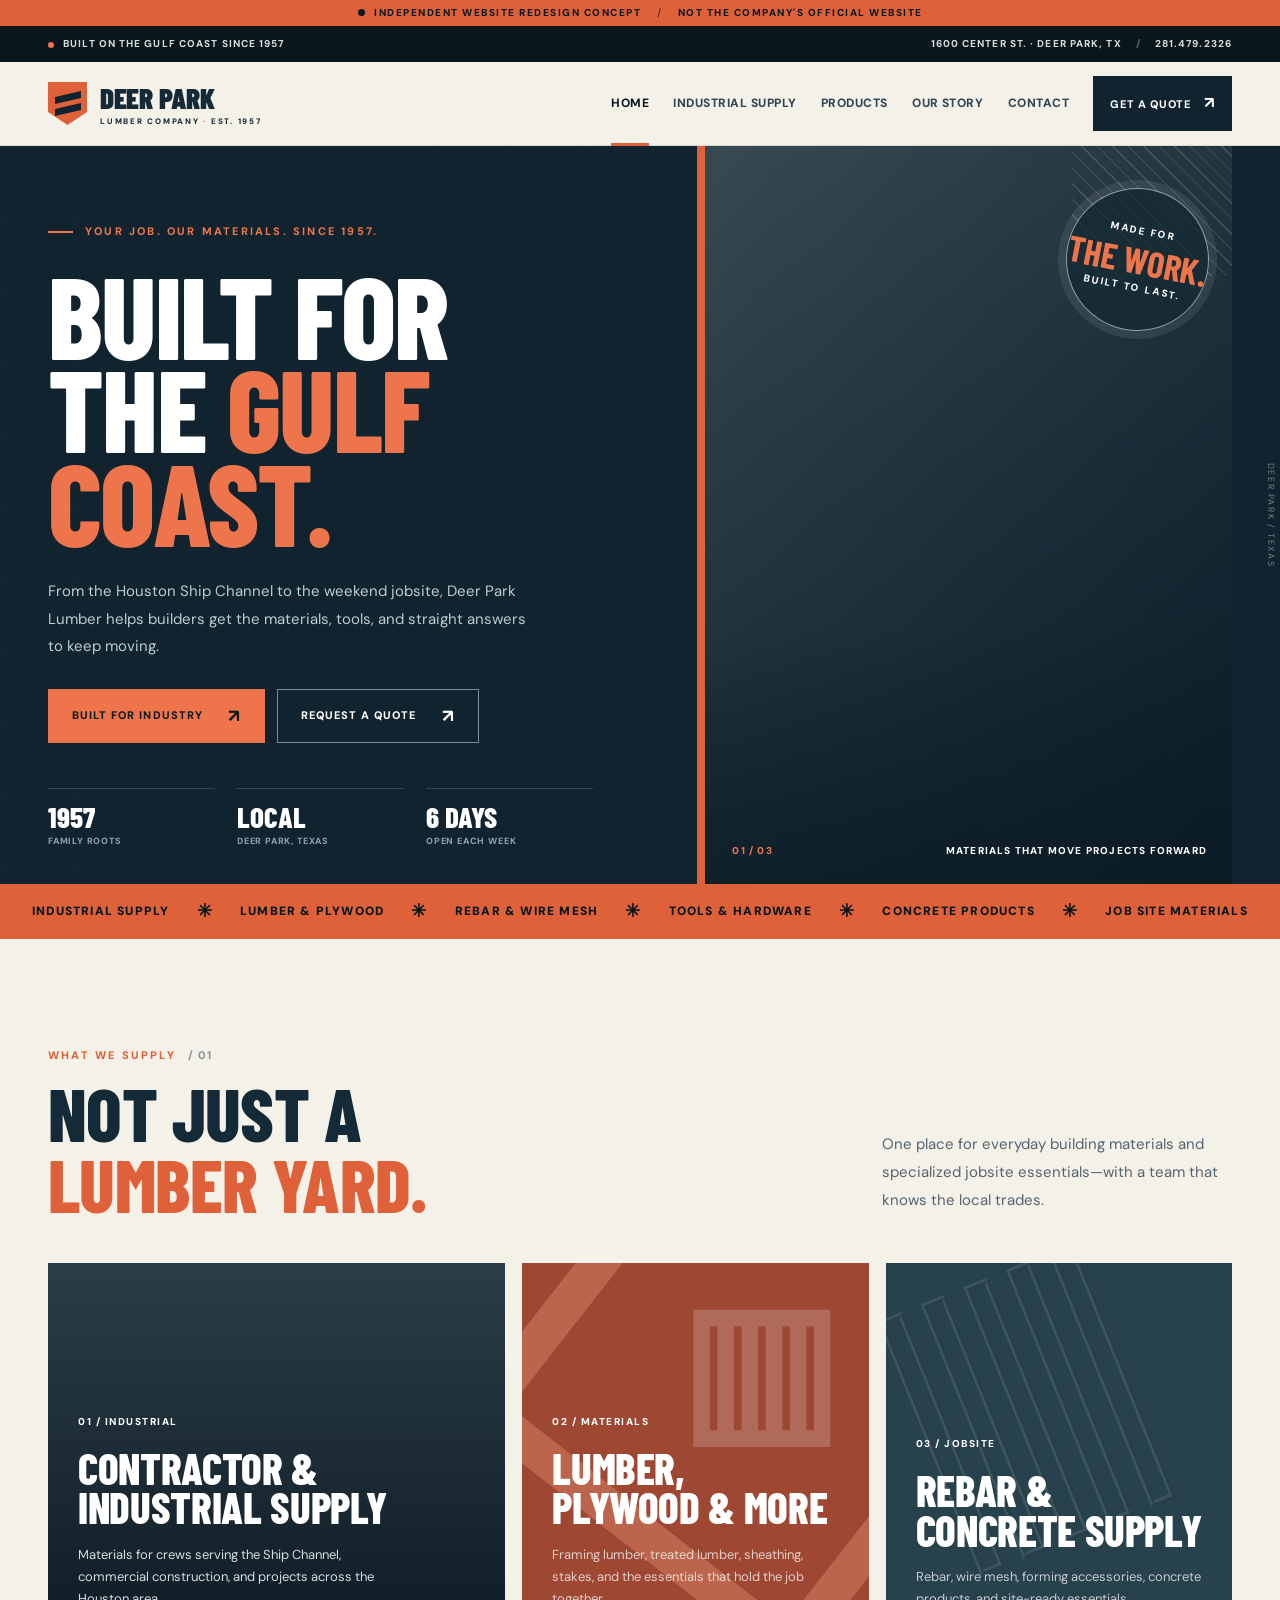
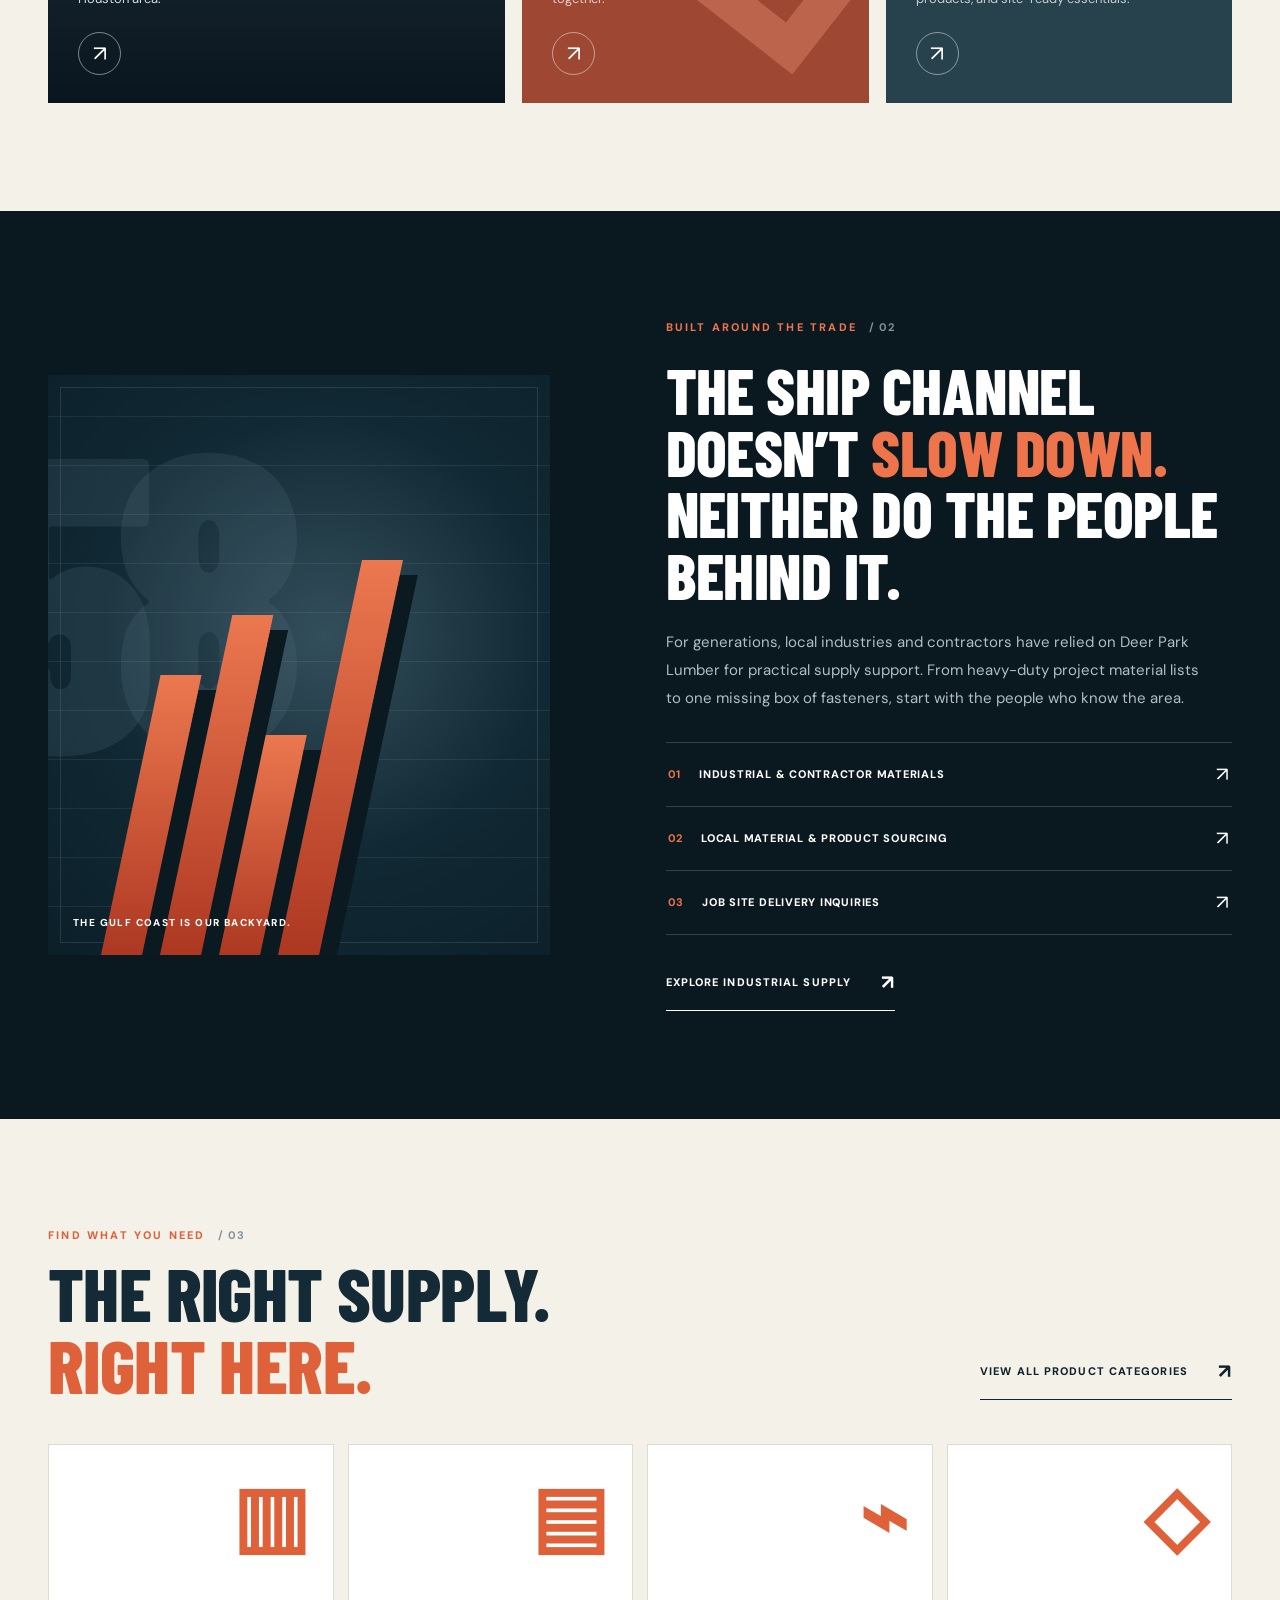
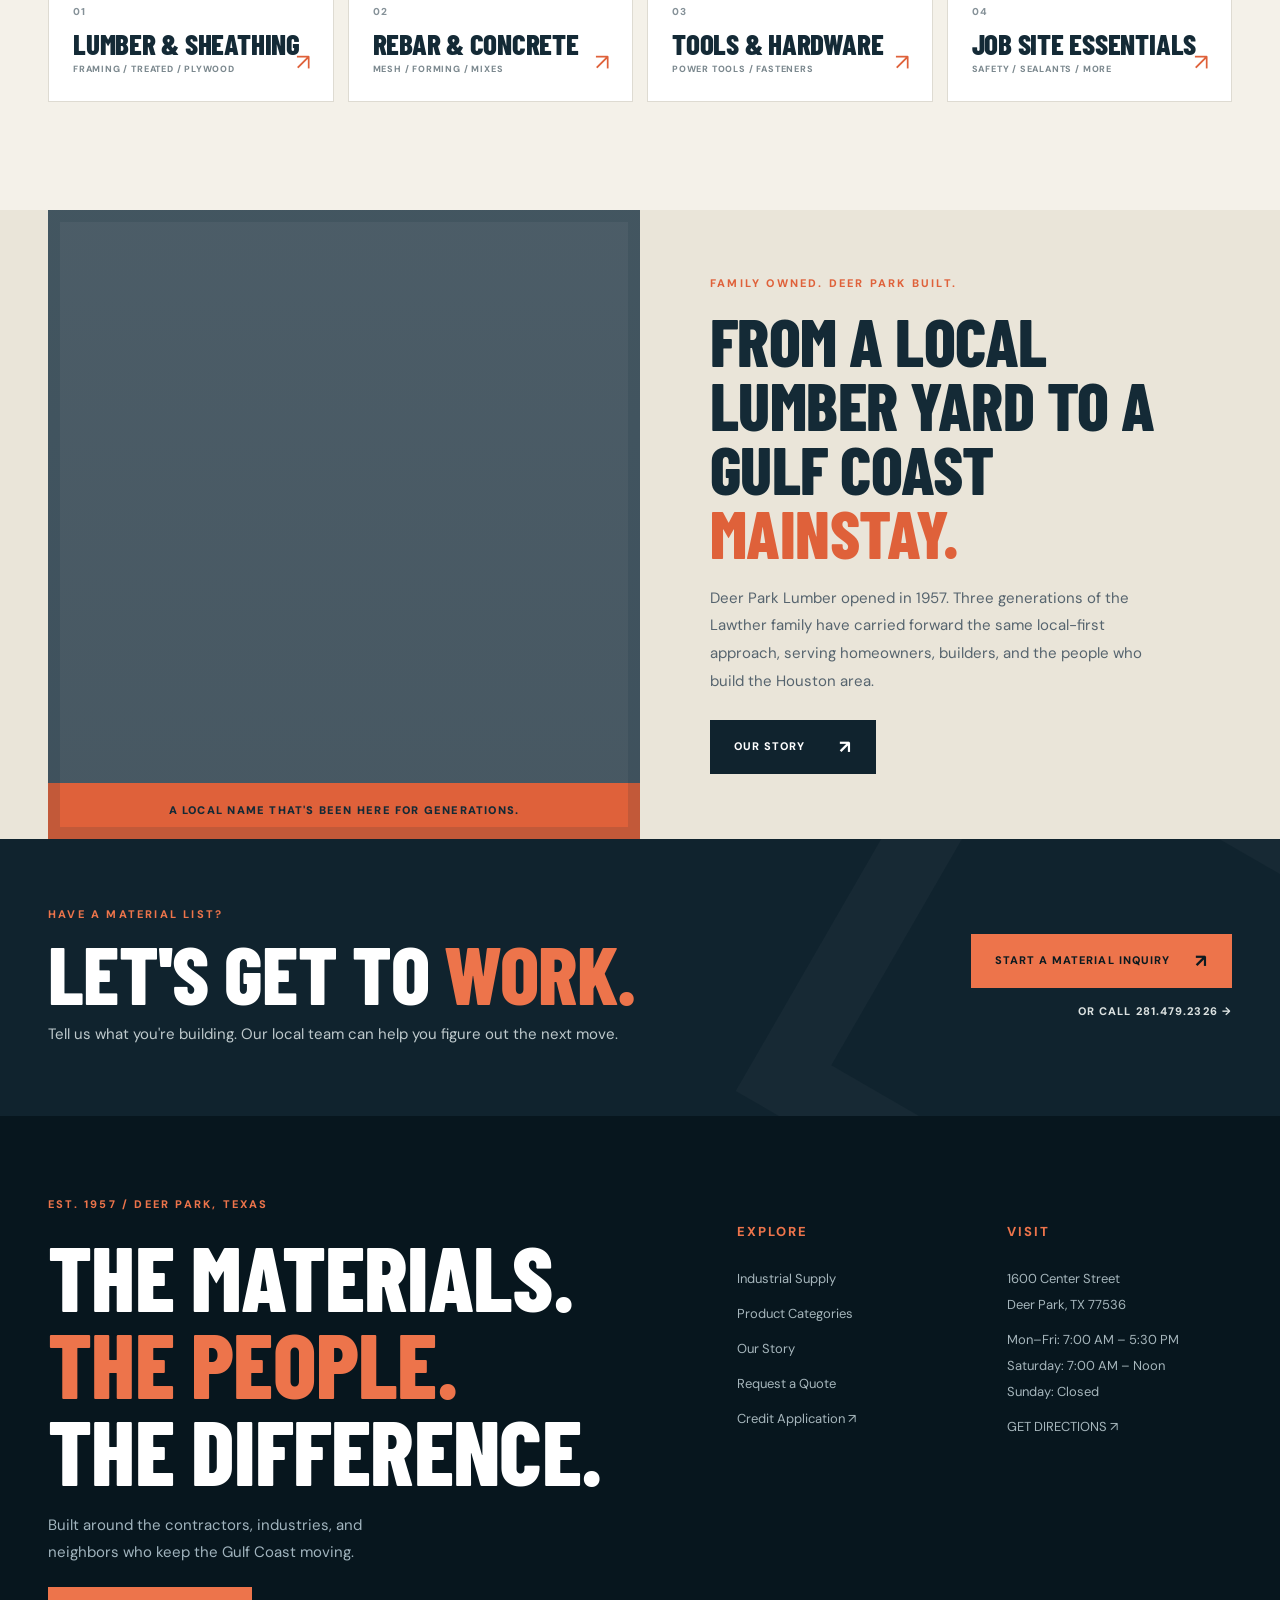
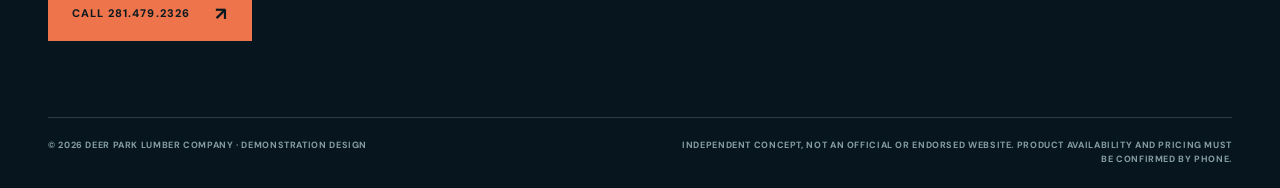
<file: index.html>
<!doctype html>
<html lang="en">
<head>
 <meta charset="utf-8">
 <meta name="viewport" content="width=device-width,initial-scale=1">
 <meta name="robots" content="noindex,nofollow">
 <meta name="theme-color" content="#10202c">
 <meta name="description" content="Family-owned since 1957, Deer Park Lumber supplies lumber, rebar, concrete products, tools and contractor materials in Deer Park, Texas.">
 <title>Industrial &amp; Construction Materials in Deer Park, TX | Deer Park Lumber Co. — Redesign Concept</title>
 <link rel="icon" href="assets/favicon.svg" type="image/svg+xml">
 <link rel="preconnect" href="https://fonts.googleapis.com">
 <link rel="preconnect" href="https://fonts.gstatic.com" crossorigin>
 <link href="https://fonts.googleapis.com/css2?family=Barlow+Condensed:wght@500;600;700;800;900&family=DM+Sans:wght@400;500;600;700;800&display=swap" rel="stylesheet">
 <link rel="stylesheet" href="assets/styles.css">
 <script src="assets/app.js" defer></script>
</head>
<body>
 <div class="concept-banner"><span class="concept-dot"></span> INDEPENDENT WEBSITE REDESIGN CONCEPT <span class="concept-divider">/</span> NOT THE COMPANY'S OFFICIAL WEBSITE</div>
 <div class="utility-bar"><div class="container utility-inner"><span><span class="utility-indicator"></span> BUILT ON THE GULF COAST SINCE 1957</span><div><a href="https://www.google.com/maps/search/?api=1&amp;query=1600+Center+Street+Deer+Park+TX+77536" target="_blank" rel="noopener">1600 CENTER ST. · DEER PARK, TX</a><span class="utility-separator">/</span><a href="tel:+12814792326">281.479.2326</a></div></div></div>
 <header class="site-header" id="header"><div class="container nav-wrap">
  <a href="index.html" class="brand" aria-label="Deer Park Lumber, home"><span class="brand-icon"><span class="brand-bars"></span><span class="brand-base"></span></span><span class="brand-copy"><strong>DEER PARK</strong><small>LUMBER COMPANY <span>·</span> EST. 1957</small></span></a>
  <button class="nav-toggle" aria-expanded="false" aria-controls="main-nav" aria-label="Toggle navigation"><span></span><span></span><span></span></button>
  <nav id="main-nav" class="nav-links" aria-label="Primary navigation"><a href="index.html" class="nav-item current" aria-current="page">Home</a><a href="industrial.html" class="nav-item" >Industrial Supply</a><a href="products.html" class="nav-item" >Products</a><a href="about.html" class="nav-item" >Our Story</a><a href="contact.html" class="nav-item" >Contact</a><a class="nav-quote" href="contact.html#quote">GET A QUOTE <span aria-hidden="true">↗</span></a></nav>
 </div></header>
 <main>
<section class="hero home-hero"><div class="hero-grid" aria-hidden="true"></div><div class="container hero-content">
 <div class="hero-copy"><div class="eyebrow eyebrow-light"><span class="line"></span> YOUR JOB. OUR MATERIALS. SINCE 1957.</div><h1>BUILT FOR<br>THE <span>GULF<br>COAST.</span></h1><p>From the Houston Ship Channel to the weekend jobsite, Deer Park Lumber helps builders get the materials, tools, and straight answers to keep moving.</p><div class="hero-actions"><a class="btn btn-orange" href="industrial.html">BUILT FOR INDUSTRY <span>↗</span></a><a class="btn btn-outline" href="contact.html#quote">REQUEST A QUOTE <span>↗</span></a></div><div class="hero-bottom"><div><strong>1957</strong><span>FAMILY ROOTS</span></div><div><strong>LOCAL</strong><span>DEER PARK, TEXAS</span></div><div><strong>6 DAYS</strong><span>OPEN EACH WEEK</span></div></div></div>
 <div class="hero-visual"><div class="hero-photo" role="img" aria-label="Deer Park Lumber delivery truck in downtown Houston" style="background-image:linear-gradient(150deg,rgba(13,26,35,.12),rgba(13,26,35,.42)),url('https://www.deerparklumber.com/images/654/downtown_delivery.jpg.ashx?mode=1')"></div><div class="photo-hatch"></div><div class="hero-stamp"><span>MADE FOR</span><strong>THE WORK.</strong><span>BUILT TO LAST.</span></div><div class="hero-photo-caption"><span>01 / 03</span> MATERIALS THAT MOVE PROJECTS FORWARD</div></div>
 </div><div class="vertical-word" aria-hidden="true">DEER PARK / TEXAS</div></section>
<div class="ticker"><div class="ticker-inner" aria-label="Featured supply areas"><span>INDUSTRIAL SUPPLY</span><b>✳</b><span>LUMBER & PLYWOOD</span><b>✳</b><span>REBAR & WIRE MESH</span><b>✳</b><span>TOOLS & HARDWARE</span><b>✳</b><span>CONCRETE PRODUCTS</span><b>✳</b><span>JOB SITE MATERIALS</span></div></div>
<section class="section supply-section"><div class="container"><div class="section-heading split"><div><div class="eyebrow">WHAT WE SUPPLY <span class="section-number">/ 01</span></div><h2>NOT JUST A<br><em>LUMBER YARD.</em></h2></div><p>One place for everyday building materials and specialized jobsite essentials—with a team that knows the local trades.</p></div><div class="service-grid">
<a href="industrial.html" class="service-card service-feature"><div class="service-card-bg" style="background-image:linear-gradient(180deg,rgba(6,18,27,.06),rgba(6,18,27,.92)),url('https://s9.localdatacdn.com/tx/deer-park/3043571/original/dY8GBtvNoP.jpg')"></div><div class="service-content"><span class="service-count">01 / INDUSTRIAL</span><h3>CONTRACTOR &<br>INDUSTRIAL SUPPLY</h3><p>Materials for crews serving the Ship Channel, commercial construction, and projects across the Houston area.</p><span class="circle-arrow" aria-label="Explore industrial supply">↗</span></div></a>
<a href="products.html#lumber" class="service-card service-lumber"><div class="card-top-icon" aria-hidden="true"><span>▥</span></div><div class="service-content"><span class="service-count">02 / MATERIALS</span><h3>LUMBER,<br>PLYWOOD & MORE</h3><p>Framing lumber, treated lumber, sheathing, stakes, and the essentials that hold the job together.</p><span class="circle-arrow" aria-label="Browse lumber products">↗</span></div></a>
<a href="products.html#concrete" class="service-card service-rebar"><div class="rebar-art" aria-hidden="true"><i></i><i></i><i></i><i></i><i></i></div><div class="service-content"><span class="service-count">03 / JOBSITE</span><h3>REBAR &<br>CONCRETE SUPPLY</h3><p>Rebar, wire mesh, forming accessories, concrete products, and site-ready essentials.</p><span class="circle-arrow" aria-label="Browse concrete products">↗</span></div></a>
</div></div></section>
<section class="section industry-section"><div class="container industry-grid"><div class="industry-art"><span class="industry-art-number">58</span><div class="industry-art-bars" aria-hidden="true"><i></i><i></i><i></i><i></i></div><div class="industry-art-tag">THE GULF COAST IS OUR BACKYARD.</div></div><div class="industry-text"><div class="eyebrow eyebrow-light">BUILT AROUND THE TRADE <span class="section-number">/ 02</span></div><h2>THE SHIP CHANNEL<br>DOESN’T <em>SLOW DOWN.</em><br>NEITHER DO THE PEOPLE<br>BEHIND IT.</h2><p>For generations, local industries and contractors have relied on Deer Park Lumber for practical supply support. From heavy-duty project material lists to one missing box of fasteners, start with the people who know the area.</p><div class="industry-list"><div><b>01</b><span>INDUSTRIAL & CONTRACTOR MATERIALS</span><strong>↗</strong></div><div><b>02</b><span>LOCAL MATERIAL & PRODUCT SOURCING</span><strong>↗</strong></div><div><b>03</b><span>JOB SITE DELIVERY INQUIRIES</span><strong>↗</strong></div></div><a class="text-link light-link" href="industrial.html">EXPLORE INDUSTRIAL SUPPLY <span>↗</span></a></div></div></section>
<section class="section categories-section"><div class="container"><div class="section-heading split"><div><div class="eyebrow">FIND WHAT YOU NEED <span class="section-number">/ 03</span></div><h2>THE RIGHT SUPPLY.<br><em>RIGHT HERE.</em></h2></div><a href="products.html" class="text-link">VIEW ALL PRODUCT CATEGORIES <span>↗</span></a></div><div class="category-grid">
<a href="products.html#lumber"><span class="category-symbol">▥</span><span>01</span><h3>LUMBER & SHEATHING</h3><small>FRAMING / TREATED / PLYWOOD</small><b>↗</b></a>
<a href="products.html#concrete"><span class="category-symbol">▤</span><span>02</span><h3>REBAR & CONCRETE</h3><small>MESH / FORMING / MIXES</small><b>↗</b></a>
<a href="products.html#tools"><span class="category-symbol">⌁</span><span>03</span><h3>TOOLS & HARDWARE</h3><small>POWER TOOLS / FASTENERS</small><b>↗</b></a>
<a href="products.html#safety"><span class="category-symbol">◇</span><span>04</span><h3>JOB SITE ESSENTIALS</h3><small>SAFETY / SEALANTS / MORE</small><b>↗</b></a></div></div></section>
<section class="story-band"><div class="container story-band-grid"><div class="story-image" style="background-image:linear-gradient(rgba(8,24,32,.12),rgba(8,24,32,.18)),url('https://www.deerparklumber.com/images/654/1_892x440.jpg')"><div class="image-label">A LOCAL NAME THAT'S BEEN HERE FOR GENERATIONS.</div></div><div class="story-copy"><div class="eyebrow">FAMILY OWNED. DEER PARK BUILT.</div><h2>FROM A LOCAL LUMBER YARD TO A GULF COAST <em>MAINSTAY.</em></h2><p>Deer Park Lumber opened in 1957. Three generations of the Lawther family have carried forward the same local-first approach, serving homeowners, builders, and the people who build the Houston area.</p><a href="about.html" class="btn btn-dark">OUR STORY <span>↗</span></a></div></div></section>
<section class="cta-band"><div class="container cta-content"><div><div class="eyebrow eyebrow-light">HAVE A MATERIAL LIST?</div><h2>LET'S GET TO <em>WORK.</em></h2><p>Tell us what you're building. Our local team can help you figure out the next move.</p></div><div><a href="contact.html#quote" class="btn btn-orange">START A MATERIAL INQUIRY <span>↗</span></a><a class="cta-phone" href="tel:+12814792326">OR CALL 281.479.2326 →</a></div></div></section>
</main>
 <footer class="footer"><div class="container">
  <div class="footer-top"><div class="footer-brand"><div class="eyebrow orange">EST. 1957 / DEER PARK, TEXAS</div><h2>THE MATERIALS.<br><em>THE PEOPLE.</em><br>THE DIFFERENCE.</h2><p>Built around the contractors, industries, and neighbors who keep the Gulf Coast moving.</p><a href="tel:+12814792326" class="btn btn-orange">CALL 281.479.2326 <span>↗</span></a></div><div class="footer-links"><div><h3>EXPLORE</h3><a href="industrial.html">Industrial Supply</a><a href="products.html">Product Categories</a><a href="about.html">Our Story</a><a href="contact.html#quote">Request a Quote</a><a href="https://www.deerparklumber.com/images/654/DPL%20Credit%20Application1.pdf" target="_blank" rel="noopener">Credit Application ↗</a></div><div><h3>VISIT</h3><p>1600 Center Street<br>Deer Park, TX 77536</p><p>Mon–Fri: 7:00 AM – 5:30 PM<br>Saturday: 7:00 AM – Noon<br>Sunday: Closed</p><a href="https://www.google.com/maps/dir/?api=1&amp;destination=1600+Center+Street+Deer+Park+TX+77536" target="_blank" rel="noopener">GET DIRECTIONS ↗</a></div></div></div>
  <div class="footer-bottom"><span>© <span data-year>2026</span> DEER PARK LUMBER COMPANY · DEMONSTRATION DESIGN</span><span>Independent concept, not an official or endorsed website. Product availability and pricing must be confirmed by phone.</span></div>
 </div></footer>
</body>
</html>
</file>
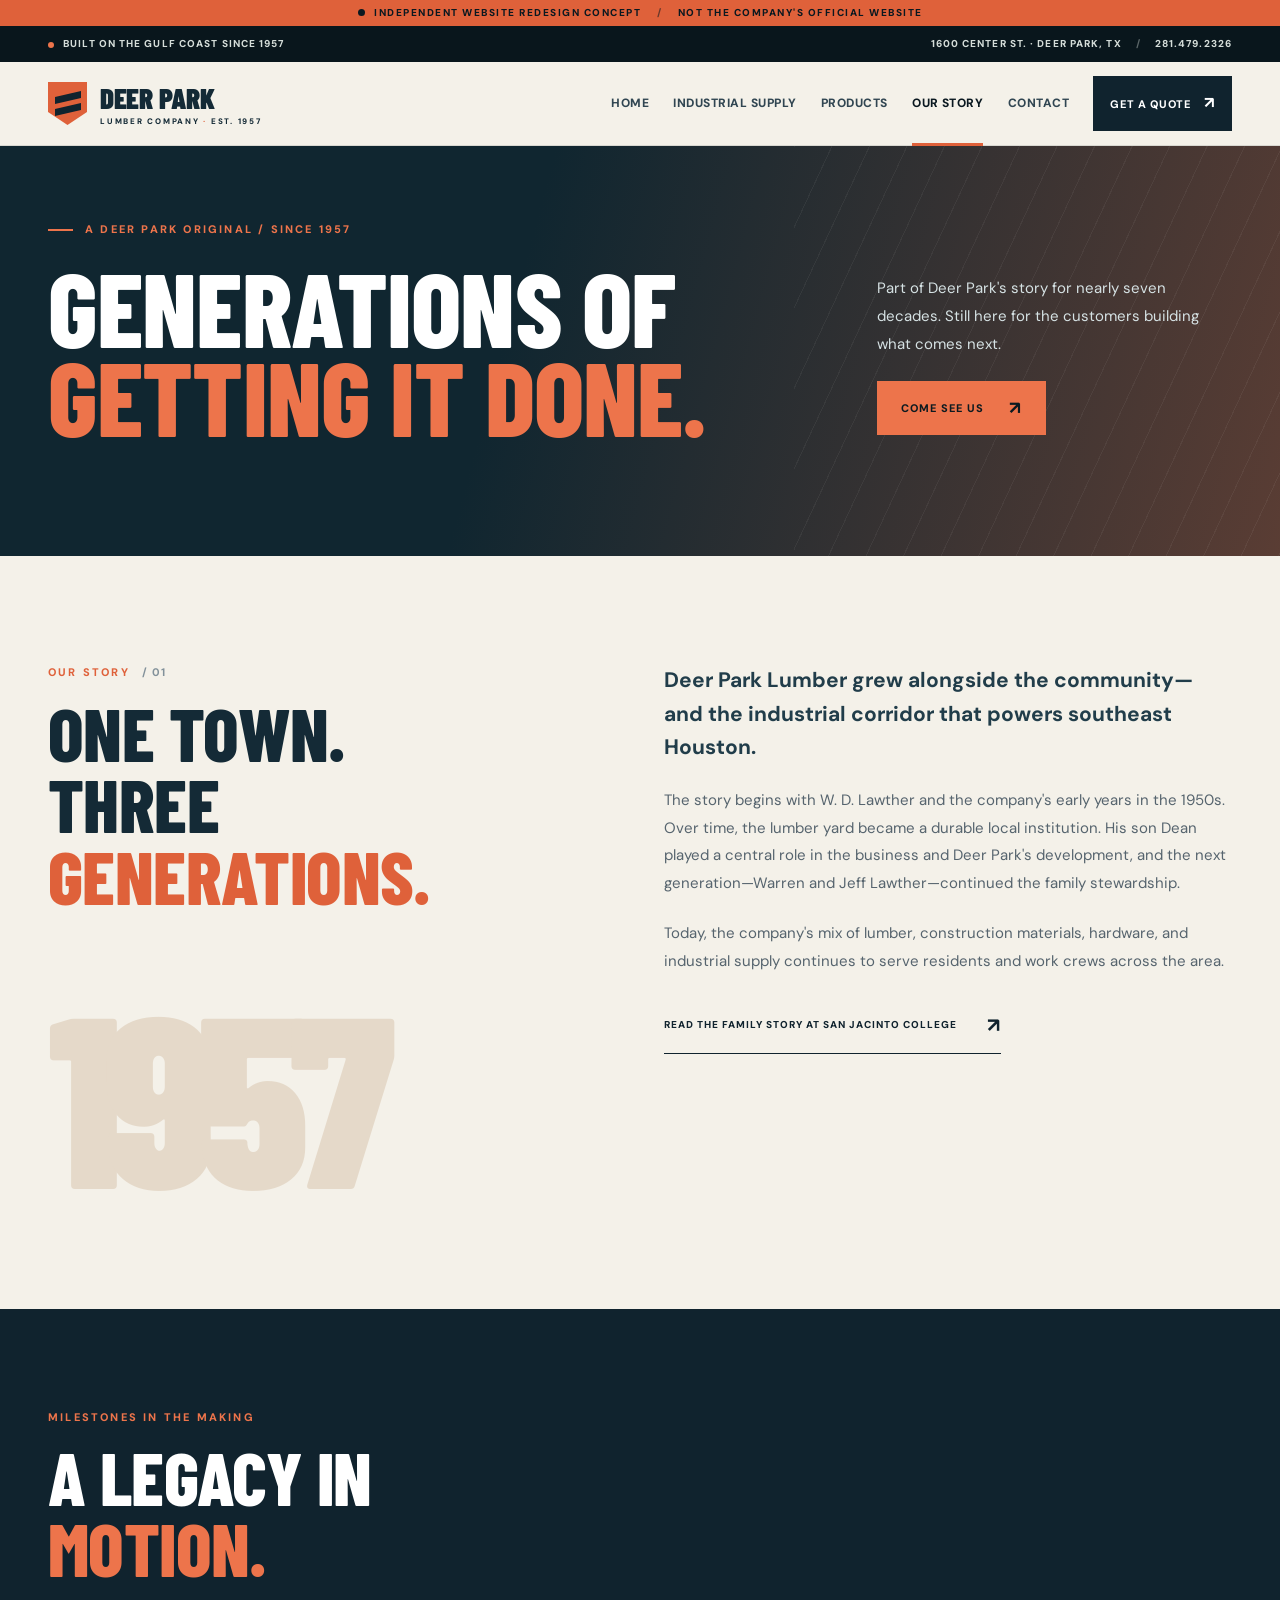
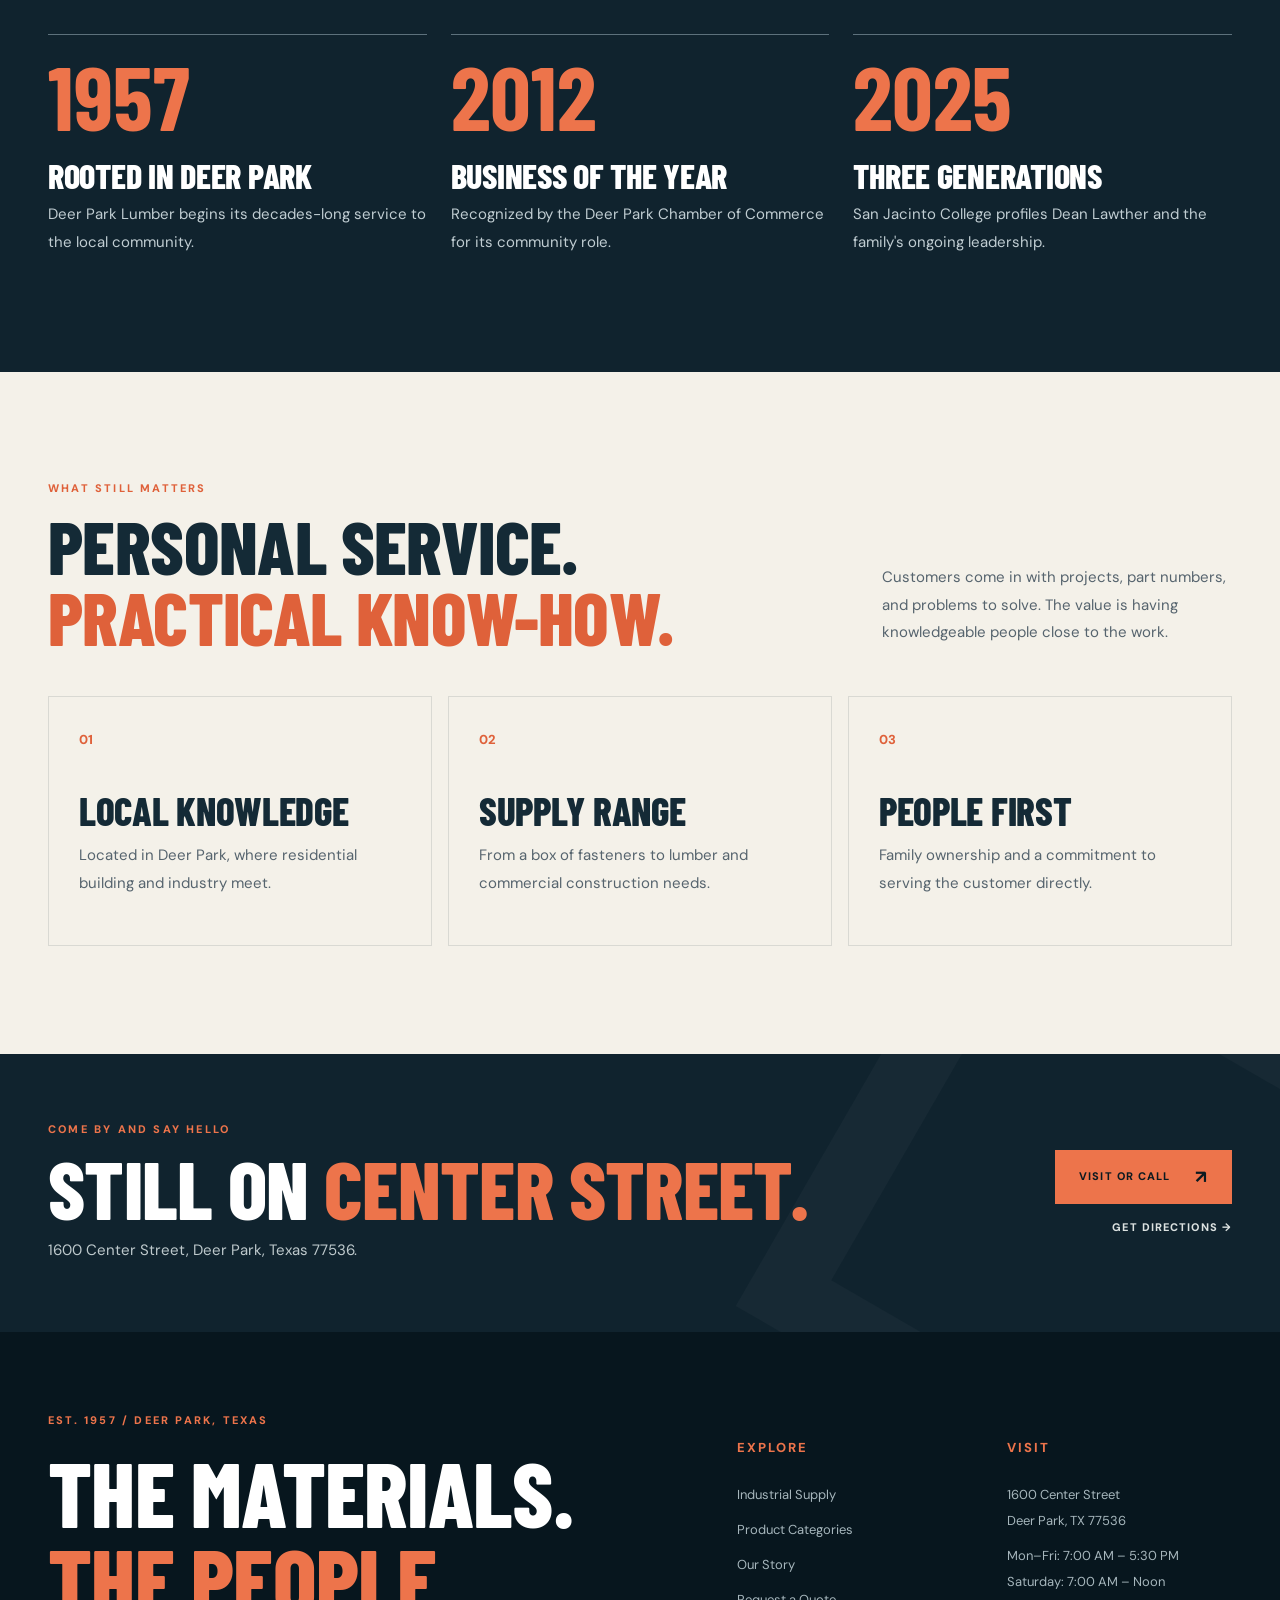
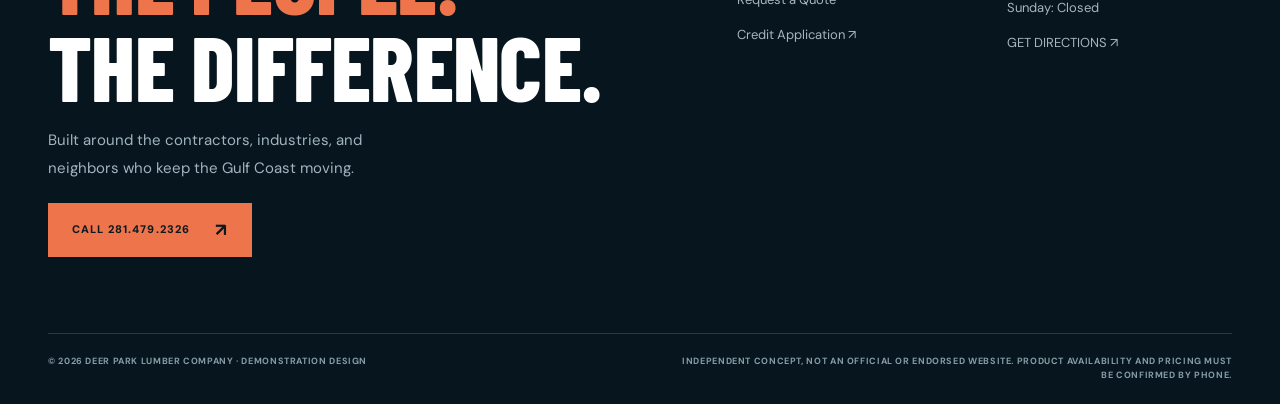
<file: about.html>
<!doctype html>
<html lang="en">
<head>
 <meta charset="utf-8">
 <meta name="viewport" content="width=device-width,initial-scale=1">
 <meta name="robots" content="noindex,nofollow">
 <meta name="theme-color" content="#10202c">
 <meta name="description" content="Discover the story behind family-owned Deer Park Lumber, serving local builders and industrial contractors since 1957.">
 <title>Family-Owned Since 1957 | Deer Park Lumber Co. — Redesign Concept</title>
 <link rel="icon" href="assets/favicon.svg" type="image/svg+xml">
 <link rel="preconnect" href="https://fonts.googleapis.com">
 <link rel="preconnect" href="https://fonts.gstatic.com" crossorigin>
 <link href="https://fonts.googleapis.com/css2?family=Barlow+Condensed:wght@500;600;700;800;900&family=DM+Sans:wght@400;500;600;700;800&display=swap" rel="stylesheet">
 <link rel="stylesheet" href="assets/styles.css">
 <script src="assets/app.js" defer></script>
</head>
<body>
 <div class="concept-banner"><span class="concept-dot"></span> INDEPENDENT WEBSITE REDESIGN CONCEPT <span class="concept-divider">/</span> NOT THE COMPANY'S OFFICIAL WEBSITE</div>
 <div class="utility-bar"><div class="container utility-inner"><span><span class="utility-indicator"></span> BUILT ON THE GULF COAST SINCE 1957</span><div><a href="https://www.google.com/maps/search/?api=1&amp;query=1600+Center+Street+Deer+Park+TX+77536" target="_blank" rel="noopener">1600 CENTER ST. · DEER PARK, TX</a><span class="utility-separator">/</span><a href="tel:+12814792326">281.479.2326</a></div></div></div>
 <header class="site-header" id="header"><div class="container nav-wrap">
  <a href="index.html" class="brand" aria-label="Deer Park Lumber, home"><span class="brand-icon"><span class="brand-bars"></span><span class="brand-base"></span></span><span class="brand-copy"><strong>DEER PARK</strong><small>LUMBER COMPANY <span>·</span> EST. 1957</small></span></a>
  <button class="nav-toggle" aria-expanded="false" aria-controls="main-nav" aria-label="Toggle navigation"><span></span><span></span><span></span></button>
  <nav id="main-nav" class="nav-links" aria-label="Primary navigation"><a href="index.html" class="nav-item" >Home</a><a href="industrial.html" class="nav-item" >Industrial Supply</a><a href="products.html" class="nav-item" >Products</a><a href="about.html" class="nav-item current" aria-current="page">Our Story</a><a href="contact.html" class="nav-item" >Contact</a><a class="nav-quote" href="contact.html#quote">GET A QUOTE <span aria-hidden="true">↗</span></a></nav>
 </div></header>
 <main>
<section class="page-hero about-hero"><div class="container"><div class="eyebrow eyebrow-light"><span class="line"></span> A DEER PARK ORIGINAL / SINCE 1957</div><div class="page-title-row"><h1>GENERATIONS OF<br><em>GETTING IT DONE.</em></h1><div class="page-intro"><p>Part of Deer Park's story for nearly seven decades. Still here for the customers building what comes next.</p><a href="contact.html" class="btn btn-orange">COME SEE US <span>↗</span></a></div></div></div></section>
<section class="section container about-story"><div class="two-column"><div><div class="eyebrow">OUR STORY <span class="section-number">/ 01</span></div><h2>ONE TOWN.<br>THREE <em>GENERATIONS.</em></h2><div class="large-year">1957</div></div><div><p class="big-copy">Deer Park Lumber grew alongside the community—and the industrial corridor that powers southeast Houston.</p><p>The story begins with W. D. Lawther and the company's early years in the 1950s. Over time, the lumber yard became a durable local institution. His son Dean played a central role in the business and Deer Park's development, and the next generation—Warren and Jeff Lawther—continued the family stewardship.</p><p>Today, the company's mix of lumber, construction materials, hardware, and industrial supply continues to serve residents and work crews across the area.</p><a href="https://sanjac.edu/about/news/2025/lumber-learning-why-this-business-leader-invests-san-jac-students" class="text-link" target="_blank" rel="noopener">READ THE FAMILY STORY AT SAN JACINTO COLLEGE <span>↗</span></a></div></div></section>
<section class="timeline-section"><div class="container"><div class="eyebrow eyebrow-light">MILESTONES IN THE MAKING</div><h2>A LEGACY IN<br><em>MOTION.</em></h2><div class="timeline-grid"><div><strong>1957</strong><h3>ROOTED IN DEER PARK</h3><p>Deer Park Lumber begins its decades-long service to the local community.</p></div><div><strong>2012</strong><h3>BUSINESS OF THE YEAR</h3><p>Recognized by the Deer Park Chamber of Commerce for its community role.</p></div><div><strong>2025</strong><h3>THREE GENERATIONS</h3><p>San Jacinto College profiles Dean Lawther and the family's ongoing leadership.</p></div></div></div></section>
<section class="section container values-section"><div class="section-heading split"><div><div class="eyebrow">WHAT STILL MATTERS</div><h2>PERSONAL SERVICE.<br><em>PRACTICAL KNOW-HOW.</em></h2></div><p>Customers come in with projects, part numbers, and problems to solve. The value is having knowledgeable people close to the work.</p></div><div class="values-grid"><div><span>01</span><h3>LOCAL KNOWLEDGE</h3><p>Located in Deer Park, where residential building and industry meet.</p></div><div><span>02</span><h3>SUPPLY RANGE</h3><p>From a box of fasteners to lumber and commercial construction needs.</p></div><div><span>03</span><h3>PEOPLE FIRST</h3><p>Family ownership and a commitment to serving the customer directly.</p></div></div></section>
<section class="cta-band"><div class="container cta-content"><div><div class="eyebrow eyebrow-light">COME BY AND SAY HELLO</div><h2>STILL ON <em>CENTER STREET.</em></h2><p>1600 Center Street, Deer Park, Texas 77536.</p></div><div><a href="contact.html" class="btn btn-orange">VISIT OR CALL <span>↗</span></a><a class="cta-phone" href="https://www.google.com/maps/dir/?api=1&amp;destination=1600+Center+Street+Deer+Park+TX+77536" target="_blank" rel="noopener">GET DIRECTIONS →</a></div></div></section>
</main>
 <footer class="footer"><div class="container">
  <div class="footer-top"><div class="footer-brand"><div class="eyebrow orange">EST. 1957 / DEER PARK, TEXAS</div><h2>THE MATERIALS.<br><em>THE PEOPLE.</em><br>THE DIFFERENCE.</h2><p>Built around the contractors, industries, and neighbors who keep the Gulf Coast moving.</p><a href="tel:+12814792326" class="btn btn-orange">CALL 281.479.2326 <span>↗</span></a></div><div class="footer-links"><div><h3>EXPLORE</h3><a href="industrial.html">Industrial Supply</a><a href="products.html">Product Categories</a><a href="about.html">Our Story</a><a href="contact.html#quote">Request a Quote</a><a href="https://www.deerparklumber.com/images/654/DPL%20Credit%20Application1.pdf" target="_blank" rel="noopener">Credit Application ↗</a></div><div><h3>VISIT</h3><p>1600 Center Street<br>Deer Park, TX 77536</p><p>Mon–Fri: 7:00 AM – 5:30 PM<br>Saturday: 7:00 AM – Noon<br>Sunday: Closed</p><a href="https://www.google.com/maps/dir/?api=1&amp;destination=1600+Center+Street+Deer+Park+TX+77536" target="_blank" rel="noopener">GET DIRECTIONS ↗</a></div></div></div>
  <div class="footer-bottom"><span>© <span data-year>2026</span> DEER PARK LUMBER COMPANY · DEMONSTRATION DESIGN</span><span>Independent concept, not an official or endorsed website. Product availability and pricing must be confirmed by phone.</span></div>
 </div></footer>
</body>
</html>
</file>
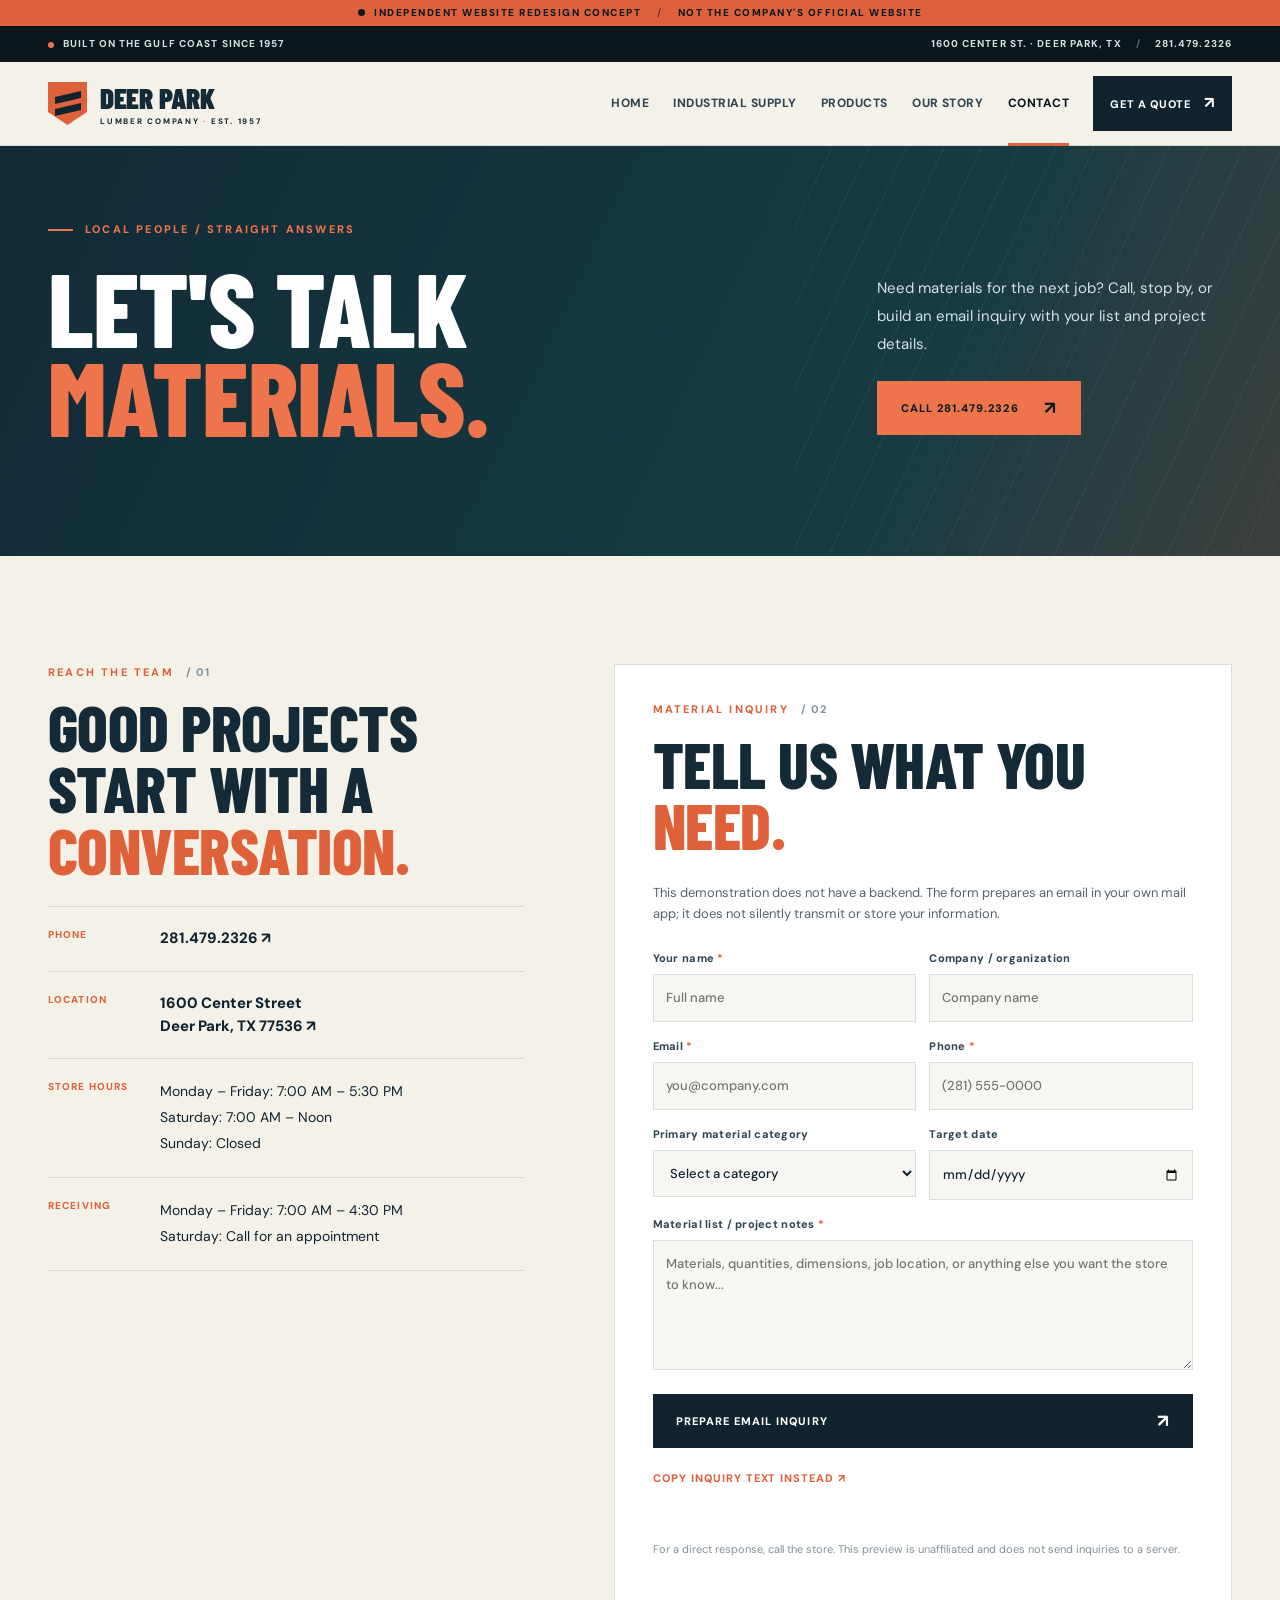
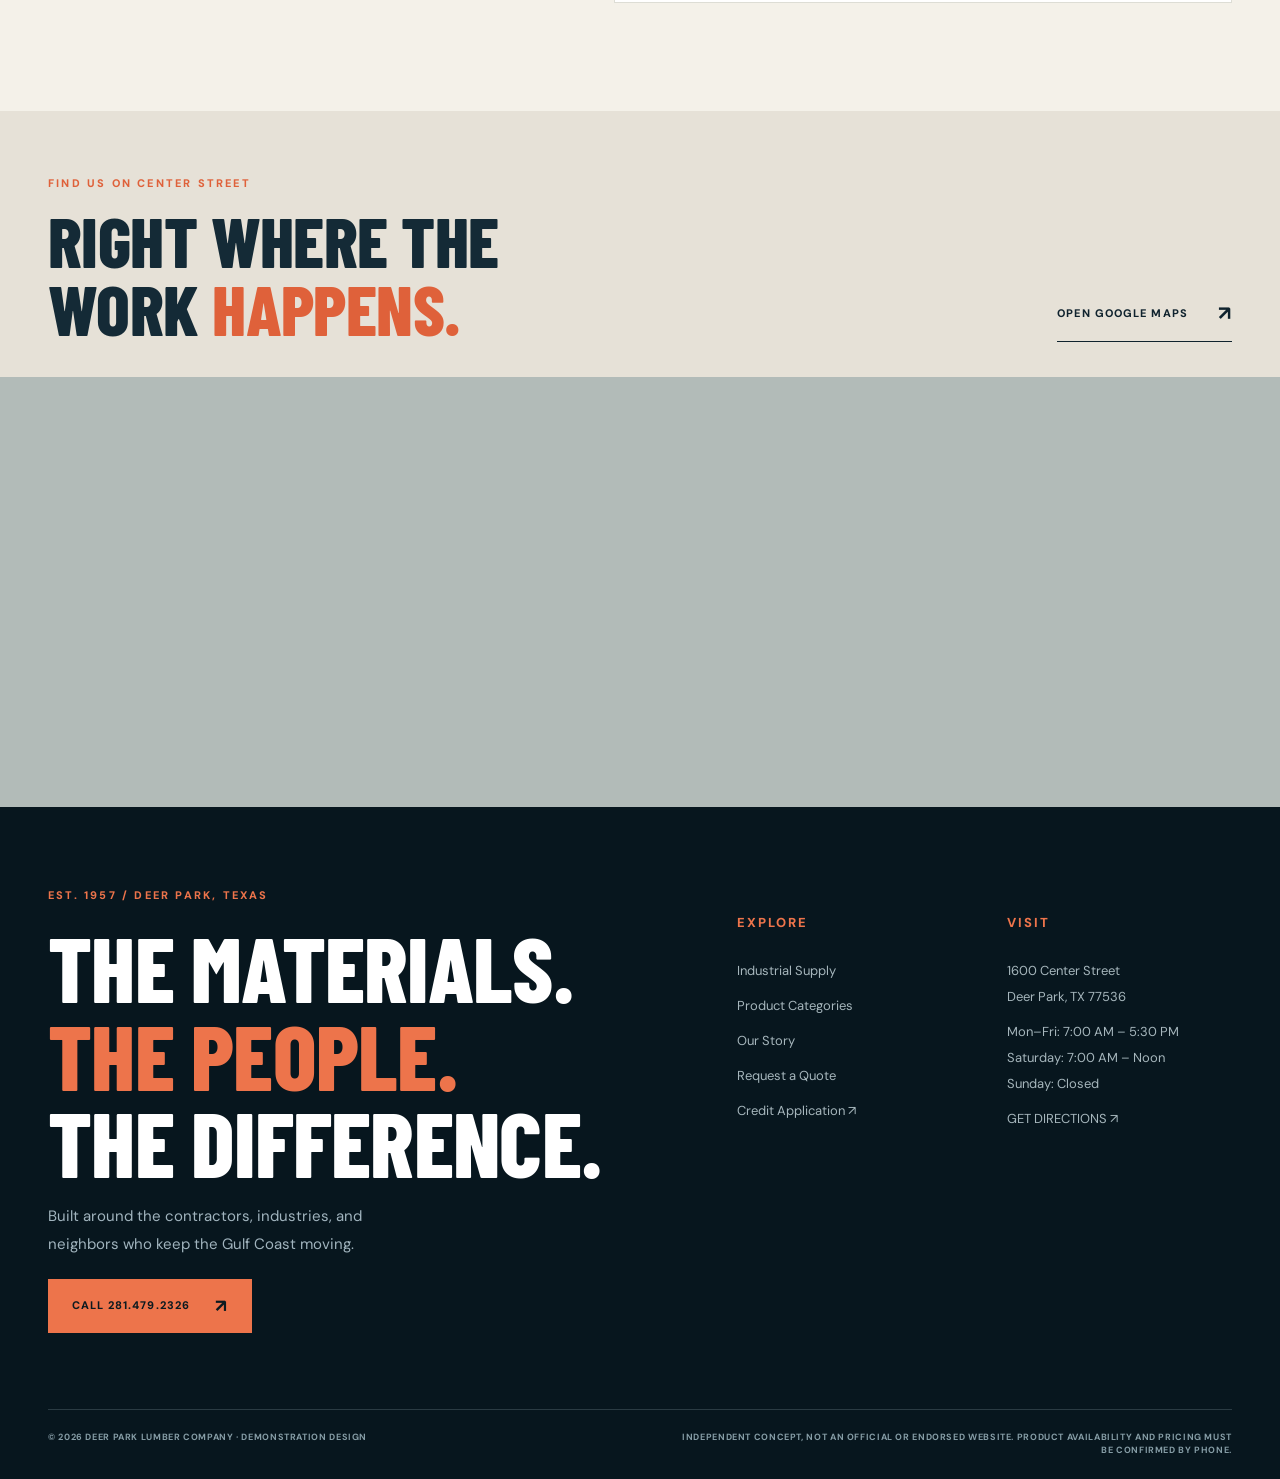
<file: contact.html>
<!doctype html>
<html lang="en">
<head>
 <meta charset="utf-8">
 <meta name="viewport" content="width=device-width,initial-scale=1">
 <meta name="robots" content="noindex,nofollow">
 <meta name="theme-color" content="#10202c">
 <meta name="description" content="Find Deer Park Lumber at 1600 Center Street in Deer Park, Texas. Call 281-479-2326 or prepare a material inquiry for your project.">
 <title>Contact &amp; Material Inquiry | Deer Park Lumber Co. — Redesign Concept</title>
 <link rel="icon" href="assets/favicon.svg" type="image/svg+xml">
 <link rel="preconnect" href="https://fonts.googleapis.com">
 <link rel="preconnect" href="https://fonts.gstatic.com" crossorigin>
 <link href="https://fonts.googleapis.com/css2?family=Barlow+Condensed:wght@500;600;700;800;900&family=DM+Sans:wght@400;500;600;700;800&display=swap" rel="stylesheet">
 <link rel="stylesheet" href="assets/styles.css">
 <script src="assets/app.js" defer></script>
</head>
<body>
 <div class="concept-banner"><span class="concept-dot"></span> INDEPENDENT WEBSITE REDESIGN CONCEPT <span class="concept-divider">/</span> NOT THE COMPANY'S OFFICIAL WEBSITE</div>
 <div class="utility-bar"><div class="container utility-inner"><span><span class="utility-indicator"></span> BUILT ON THE GULF COAST SINCE 1957</span><div><a href="https://www.google.com/maps/search/?api=1&amp;query=1600+Center+Street+Deer+Park+TX+77536" target="_blank" rel="noopener">1600 CENTER ST. · DEER PARK, TX</a><span class="utility-separator">/</span><a href="tel:+12814792326">281.479.2326</a></div></div></div>
 <header class="site-header" id="header"><div class="container nav-wrap">
  <a href="index.html" class="brand" aria-label="Deer Park Lumber, home"><span class="brand-icon"><span class="brand-bars"></span><span class="brand-base"></span></span><span class="brand-copy"><strong>DEER PARK</strong><small>LUMBER COMPANY <span>·</span> EST. 1957</small></span></a>
  <button class="nav-toggle" aria-expanded="false" aria-controls="main-nav" aria-label="Toggle navigation"><span></span><span></span><span></span></button>
  <nav id="main-nav" class="nav-links" aria-label="Primary navigation"><a href="index.html" class="nav-item" >Home</a><a href="industrial.html" class="nav-item" >Industrial Supply</a><a href="products.html" class="nav-item" >Products</a><a href="about.html" class="nav-item" >Our Story</a><a href="contact.html" class="nav-item current" aria-current="page">Contact</a><a class="nav-quote" href="contact.html#quote">GET A QUOTE <span aria-hidden="true">↗</span></a></nav>
 </div></header>
 <main>
<section class="page-hero contact-hero"><div class="container"><div class="eyebrow eyebrow-light"><span class="line"></span> LOCAL PEOPLE / STRAIGHT ANSWERS</div><div class="page-title-row"><h1>LET'S TALK<br><em>MATERIALS.</em></h1><div class="page-intro"><p>Need materials for the next job? Call, stop by, or build an email inquiry with your list and project details.</p><a class="btn btn-orange" href="tel:+12814792326">CALL 281.479.2326 <span>↗</span></a></div></div></div></section>
<section class="section container contact-section"><div class="contact-column"><div class="eyebrow">REACH THE TEAM <span class="section-number">/ 01</span></div><h2>GOOD PROJECTS<br>START WITH A <em>CONVERSATION.</em></h2><div class="contact-facts"><div><span>PHONE</span><a href="tel:+12814792326">281.479.2326 ↗</a></div><div><span>LOCATION</span><a href="https://www.google.com/maps/dir/?api=1&amp;destination=1600+Center+Street+Deer+Park+TX+77536" target="_blank" rel="noopener">1600 Center Street<br>Deer Park, TX 77536 ↗</a></div><div><span>STORE HOURS</span><p>Monday – Friday: 7:00 AM – 5:30 PM<br>Saturday: 7:00 AM – Noon<br>Sunday: Closed</p></div><div><span>RECEIVING</span><p>Monday – Friday: 7:00 AM – 4:30 PM<br>Saturday: Call for an appointment</p></div></div></div><div class="quote-wrap" id="quote"><div class="quote-heading"><div class="eyebrow">MATERIAL INQUIRY <span class="section-number">/ 02</span></div><h2>TELL US WHAT YOU <em>NEED.</em></h2><p>This demonstration does not have a backend. The form prepares an email in your own mail app; it does not silently transmit or store your information.</p></div><form id="quote-form" novalidate><div class="field-row"><label>Your name <span>*</span><input name="name" type="text" autocomplete="name" required placeholder="Full name"></label><label>Company / organization<input name="company" autocomplete="organization" type="text" placeholder="Company name"></label></div><div class="field-row"><label>Email <span>*</span><input name="email" type="email" autocomplete="email" required placeholder="you@company.com"></label><label>Phone <span>*</span><input name="phone" type="tel" autocomplete="tel" required placeholder="(281) 555-0000"></label></div><div class="field-row"><label>Primary material category<select name="category"><option value="Not specified">Select a category</option><option>Lumber & Sheet Goods</option><option>Rebar & Concrete</option><option>Tools & Hardware</option><option>Safety & Site Essentials</option><option>Electrical & Plumbing</option><option>Other / Multiple Categories</option></select></label><label>Target date<input name="date" type="date"></label></div><label>Material list / project notes <span>*</span><textarea name="message" required rows="5" placeholder="Materials, quantities, dimensions, job location, or anything else you want the store to know..."></textarea></label><button class="btn btn-dark submit-button" type="submit">PREPARE EMAIL INQUIRY <span>↗</span></button><button type="button" class="copy-button" id="copy-inquiry">COPY INQUIRY TEXT INSTEAD ↗</button><div class="form-feedback" id="form-feedback" role="status" aria-live="polite"></div><p class="form-note">For a direct response, call the store. This preview is unaffiliated and does not send inquiries to a server.</p></form></div></section>
<section class="map-section"><div class="container map-intro"><div><div class="eyebrow">FIND US ON CENTER STREET</div><h2>RIGHT WHERE THE<br>WORK <em>HAPPENS.</em></h2></div><a class="text-link" href="https://www.google.com/maps/dir/?api=1&amp;destination=1600+Center+Street+Deer+Park+TX+77536" target="_blank" rel="noopener">OPEN GOOGLE MAPS <span>↗</span></a></div><div class="map-frame"><iframe title="Google Map showing Deer Park Lumber at 1600 Center Street, Deer Park, Texas" src="https://www.google.com/maps?q=1600+Center+St%2C+Deer+Park%2C+TX+77536&amp;output=embed" loading="lazy" referrerpolicy="no-referrer-when-downgrade" allowfullscreen></iframe></div></section>
</main>
 <footer class="footer"><div class="container">
  <div class="footer-top"><div class="footer-brand"><div class="eyebrow orange">EST. 1957 / DEER PARK, TEXAS</div><h2>THE MATERIALS.<br><em>THE PEOPLE.</em><br>THE DIFFERENCE.</h2><p>Built around the contractors, industries, and neighbors who keep the Gulf Coast moving.</p><a href="tel:+12814792326" class="btn btn-orange">CALL 281.479.2326 <span>↗</span></a></div><div class="footer-links"><div><h3>EXPLORE</h3><a href="industrial.html">Industrial Supply</a><a href="products.html">Product Categories</a><a href="about.html">Our Story</a><a href="contact.html#quote">Request a Quote</a><a href="https://www.deerparklumber.com/images/654/DPL%20Credit%20Application1.pdf" target="_blank" rel="noopener">Credit Application ↗</a></div><div><h3>VISIT</h3><p>1600 Center Street<br>Deer Park, TX 77536</p><p>Mon–Fri: 7:00 AM – 5:30 PM<br>Saturday: 7:00 AM – Noon<br>Sunday: Closed</p><a href="https://www.google.com/maps/dir/?api=1&amp;destination=1600+Center+Street+Deer+Park+TX+77536" target="_blank" rel="noopener">GET DIRECTIONS ↗</a></div></div></div>
  <div class="footer-bottom"><span>© <span data-year>2026</span> DEER PARK LUMBER COMPANY · DEMONSTRATION DESIGN</span><span>Independent concept, not an official or endorsed website. Product availability and pricing must be confirmed by phone.</span></div>
 </div></footer>
</body>
</html>
</file>
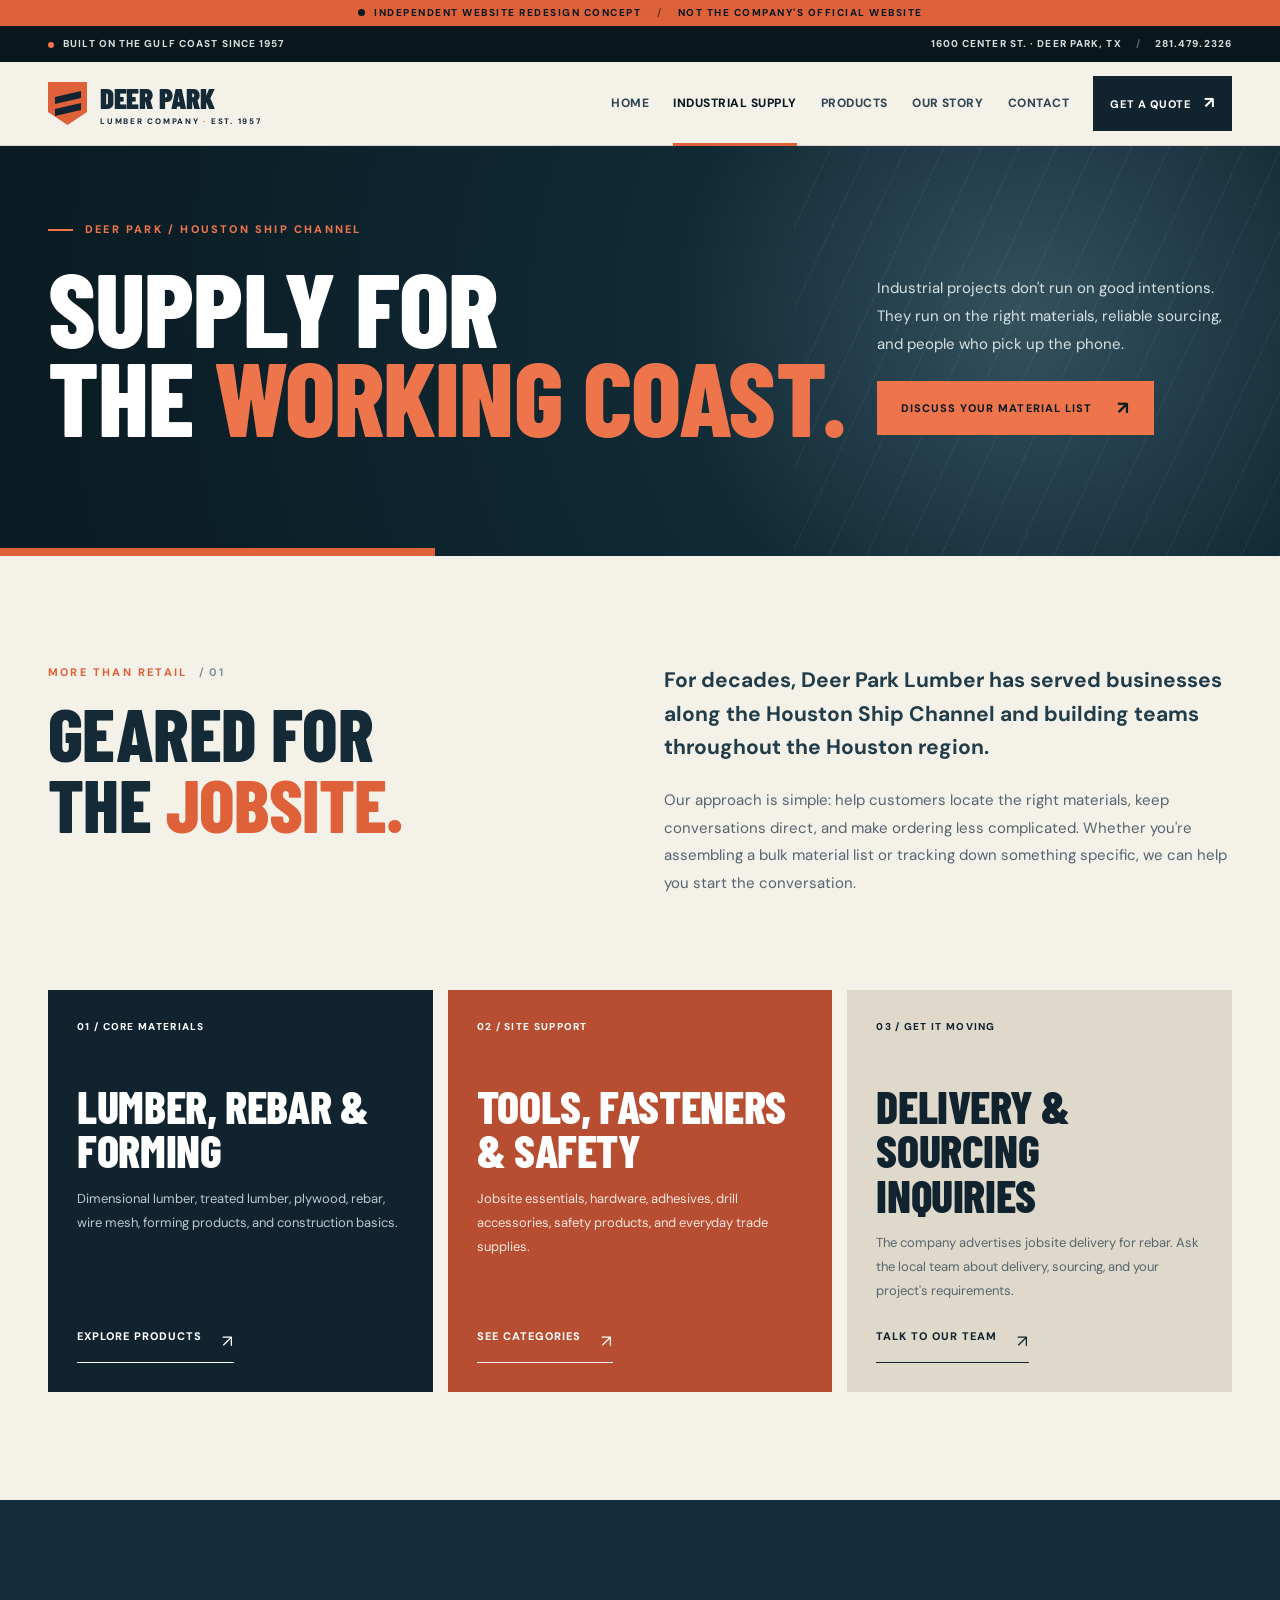
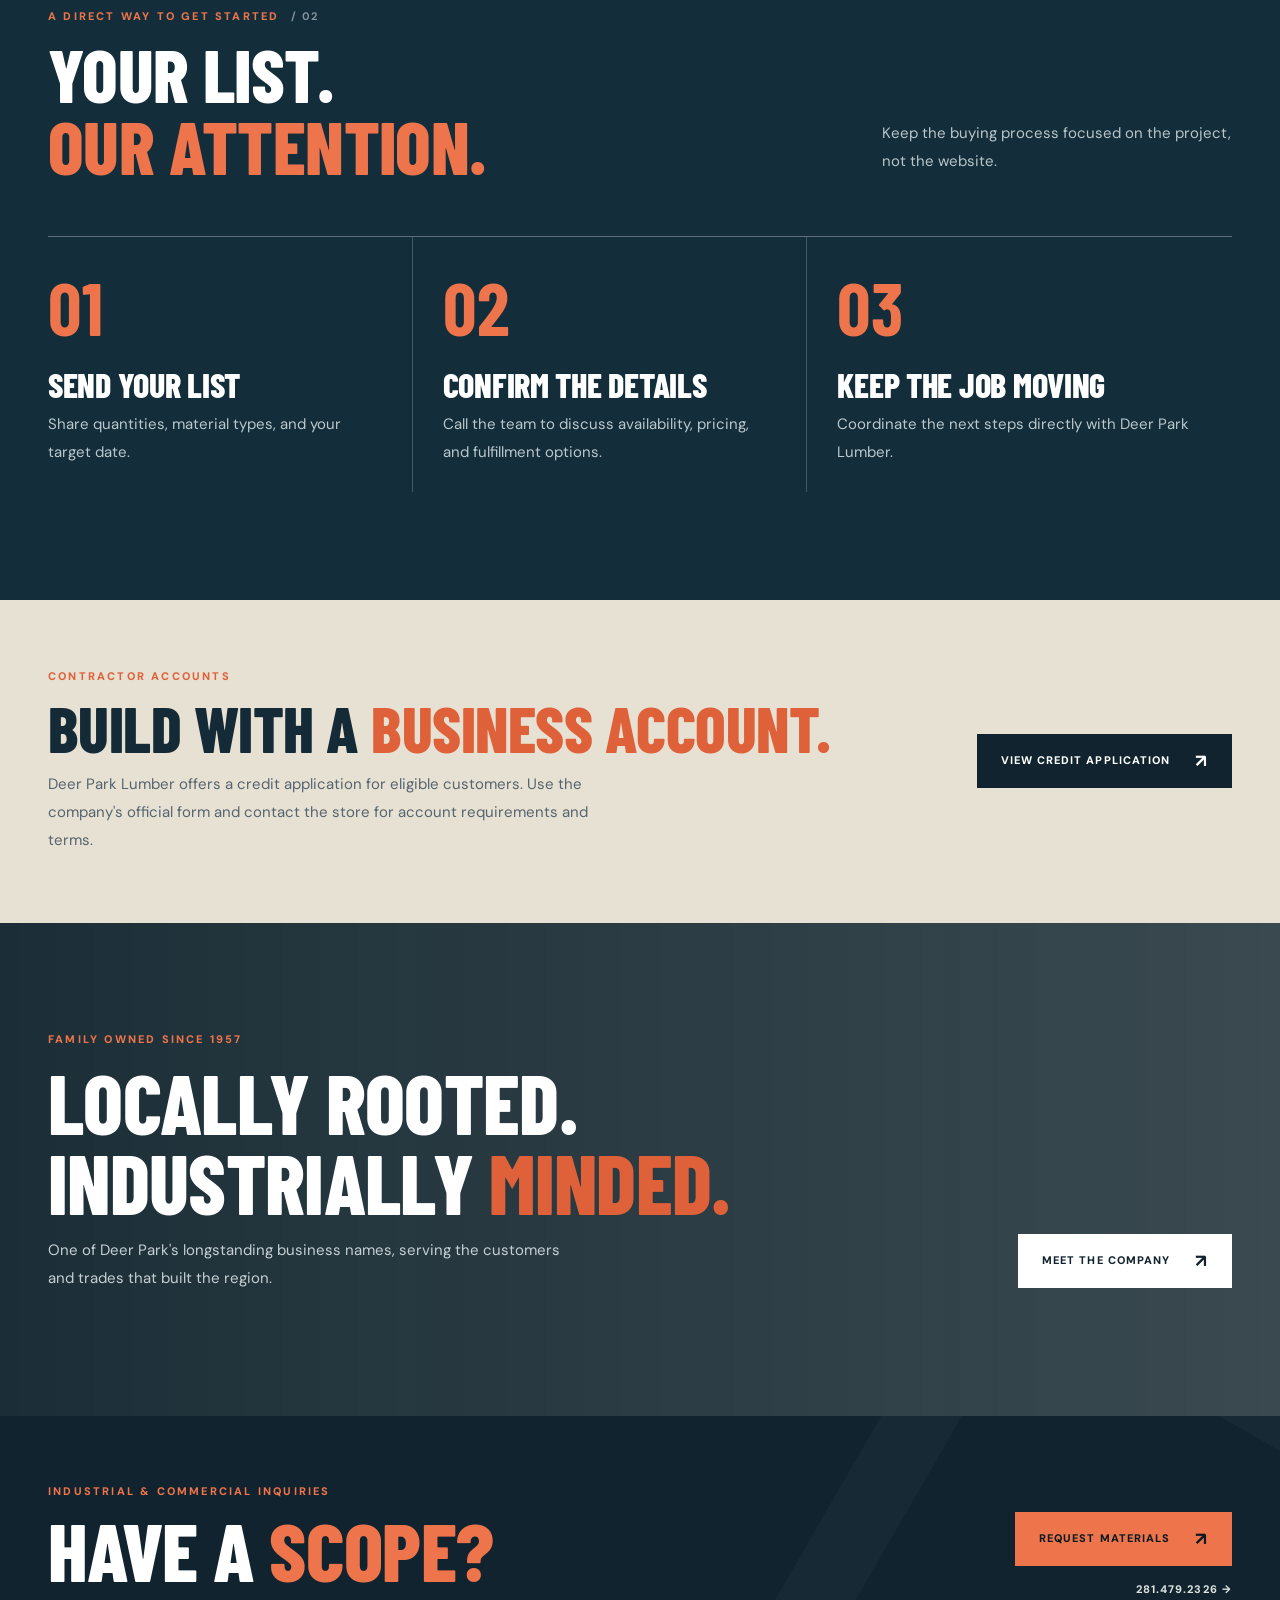
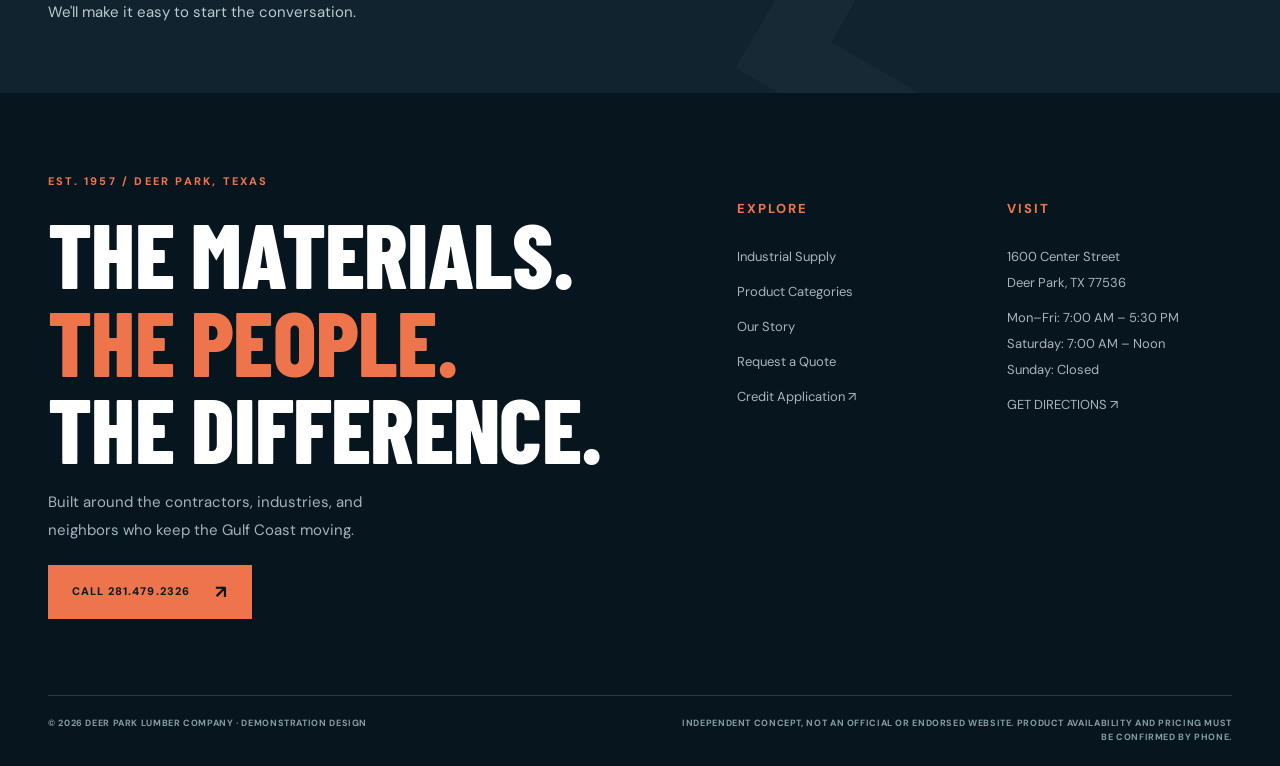
<file: industrial.html>
<!doctype html>
<html lang="en">
<head>
 <meta charset="utf-8">
 <meta name="viewport" content="width=device-width,initial-scale=1">
 <meta name="robots" content="noindex,nofollow">
 <meta name="theme-color" content="#10202c">
 <meta name="description" content="Contractor-focused lumber, rebar, concrete and jobsite supplies for businesses around Deer Park and the Houston Ship Channel.">
 <title>Industrial &amp; Contractor Supply | Deer Park Lumber Co. — Redesign Concept</title>
 <link rel="icon" href="assets/favicon.svg" type="image/svg+xml">
 <link rel="preconnect" href="https://fonts.googleapis.com">
 <link rel="preconnect" href="https://fonts.gstatic.com" crossorigin>
 <link href="https://fonts.googleapis.com/css2?family=Barlow+Condensed:wght@500;600;700;800;900&family=DM+Sans:wght@400;500;600;700;800&display=swap" rel="stylesheet">
 <link rel="stylesheet" href="assets/styles.css">
 <script src="assets/app.js" defer></script>
</head>
<body>
 <div class="concept-banner"><span class="concept-dot"></span> INDEPENDENT WEBSITE REDESIGN CONCEPT <span class="concept-divider">/</span> NOT THE COMPANY'S OFFICIAL WEBSITE</div>
 <div class="utility-bar"><div class="container utility-inner"><span><span class="utility-indicator"></span> BUILT ON THE GULF COAST SINCE 1957</span><div><a href="https://www.google.com/maps/search/?api=1&amp;query=1600+Center+Street+Deer+Park+TX+77536" target="_blank" rel="noopener">1600 CENTER ST. · DEER PARK, TX</a><span class="utility-separator">/</span><a href="tel:+12814792326">281.479.2326</a></div></div></div>
 <header class="site-header" id="header"><div class="container nav-wrap">
  <a href="index.html" class="brand" aria-label="Deer Park Lumber, home"><span class="brand-icon"><span class="brand-bars"></span><span class="brand-base"></span></span><span class="brand-copy"><strong>DEER PARK</strong><small>LUMBER COMPANY <span>·</span> EST. 1957</small></span></a>
  <button class="nav-toggle" aria-expanded="false" aria-controls="main-nav" aria-label="Toggle navigation"><span></span><span></span><span></span></button>
  <nav id="main-nav" class="nav-links" aria-label="Primary navigation"><a href="index.html" class="nav-item" >Home</a><a href="industrial.html" class="nav-item current" aria-current="page">Industrial Supply</a><a href="products.html" class="nav-item" >Products</a><a href="about.html" class="nav-item" >Our Story</a><a href="contact.html" class="nav-item" >Contact</a><a class="nav-quote" href="contact.html#quote">GET A QUOTE <span aria-hidden="true">↗</span></a></nav>
 </div></header>
 <main>
<section class="page-hero page-hero-dark"><div class="container"><div class="eyebrow eyebrow-light"><span class="line"></span> DEER PARK / HOUSTON SHIP CHANNEL</div><div class="page-title-row"><h1>SUPPLY FOR<br>THE <em>WORKING COAST.</em></h1><div class="page-intro"><p>Industrial projects don't run on good intentions. They run on the right materials, reliable sourcing, and people who pick up the phone.</p><a href="contact.html#quote" class="btn btn-orange">DISCUSS YOUR MATERIAL LIST <span>↗</span></a></div></div></div><div class="page-hero-stripe"></div></section>
<section class="section container section-industrial"><div class="two-column"><div><div class="eyebrow">MORE THAN RETAIL <span class="section-number">/ 01</span></div><h2>GEARED FOR<br>THE <em>JOBSITE.</em></h2></div><div><p class="big-copy">For decades, Deer Park Lumber has served businesses along the Houston Ship Channel and building teams throughout the Houston region.</p><p>Our approach is simple: help customers locate the right materials, keep conversations direct, and make ordering less complicated. Whether you're assembling a bulk material list or tracking down something specific, we can help you start the conversation.</p></div></div><div class="industrial-panels"><div class="industrial-panel dark-panel"><span>01 / CORE MATERIALS</span><h3>LUMBER, REBAR & FORMING</h3><p>Dimensional lumber, treated lumber, plywood, rebar, wire mesh, forming products, and construction basics.</p><a href="products.html">EXPLORE PRODUCTS <b>↗</b></a></div><div class="industrial-panel rust-panel"><span>02 / SITE SUPPORT</span><h3>TOOLS, FASTENERS & SAFETY</h3><p>Jobsite essentials, hardware, adhesives, drill accessories, safety products, and everyday trade supplies.</p><a href="products.html#tools">SEE CATEGORIES <b>↗</b></a></div><div class="industrial-panel light-panel"><span>03 / GET IT MOVING</span><h3>DELIVERY & SOURCING INQUIRIES</h3><p>The company advertises jobsite delivery for rebar. Ask the local team about delivery, sourcing, and your project's requirements.</p><a href="contact.html#quote">TALK TO OUR TEAM <b>↗</b></a></div></div></section>
<section class="section process-section"><div class="container"><div class="section-heading split"><div><div class="eyebrow eyebrow-light">A DIRECT WAY TO GET STARTED <span class="section-number">/ 02</span></div><h2>YOUR LIST.<br><em>OUR ATTENTION.</em></h2></div><p>Keep the buying process focused on the project, not the website.</p></div><div class="steps-grid"><div><b>01</b><h3>SEND YOUR LIST</h3><p>Share quantities, material types, and your target date.</p></div><div><b>02</b><h3>CONFIRM THE DETAILS</h3><p>Call the team to discuss availability, pricing, and fulfillment options.</p></div><div><b>03</b><h3>KEEP THE JOB MOVING</h3><p>Coordinate the next steps directly with Deer Park Lumber.</p></div></div></div></section>
<section class="credit-section"><div class="container credit-wrap"><div><div class="eyebrow">CONTRACTOR ACCOUNTS</div><h2>BUILD WITH A <em>BUSINESS ACCOUNT.</em></h2><p>Deer Park Lumber offers a credit application for eligible customers. Use the company's official form and contact the store for account requirements and terms.</p></div><a class="btn btn-dark" href="https://www.deerparklumber.com/images/654/DPL%20Credit%20Application1.pdf" target="_blank" rel="noopener">VIEW CREDIT APPLICATION <span>↗</span></a></div></section>
<section class="section section-wide-photo"><div class="container wide-photo-inner"><div><div class="eyebrow eyebrow-light">FAMILY OWNED SINCE 1957</div><h2>LOCALLY ROOTED.<br>INDUSTRIALLY <em>MINDED.</em></h2><p>One of Deer Park's longstanding business names, serving the customers and trades that built the region.</p></div><a class="btn btn-white" href="about.html">MEET THE COMPANY <span>↗</span></a></div></section>
<section class="cta-band"><div class="container cta-content"><div><div class="eyebrow eyebrow-light">INDUSTRIAL & COMMERCIAL INQUIRIES</div><h2>HAVE A <em>SCOPE?</em></h2><p>We'll make it easy to start the conversation.</p></div><div><a href="contact.html#quote" class="btn btn-orange">REQUEST MATERIALS <span>↗</span></a><a class="cta-phone" href="tel:+12814792326">281.479.2326 →</a></div></div></section></main>
 <footer class="footer"><div class="container">
  <div class="footer-top"><div class="footer-brand"><div class="eyebrow orange">EST. 1957 / DEER PARK, TEXAS</div><h2>THE MATERIALS.<br><em>THE PEOPLE.</em><br>THE DIFFERENCE.</h2><p>Built around the contractors, industries, and neighbors who keep the Gulf Coast moving.</p><a href="tel:+12814792326" class="btn btn-orange">CALL 281.479.2326 <span>↗</span></a></div><div class="footer-links"><div><h3>EXPLORE</h3><a href="industrial.html">Industrial Supply</a><a href="products.html">Product Categories</a><a href="about.html">Our Story</a><a href="contact.html#quote">Request a Quote</a><a href="https://www.deerparklumber.com/images/654/DPL%20Credit%20Application1.pdf" target="_blank" rel="noopener">Credit Application ↗</a></div><div><h3>VISIT</h3><p>1600 Center Street<br>Deer Park, TX 77536</p><p>Mon–Fri: 7:00 AM – 5:30 PM<br>Saturday: 7:00 AM – Noon<br>Sunday: Closed</p><a href="https://www.google.com/maps/dir/?api=1&amp;destination=1600+Center+Street+Deer+Park+TX+77536" target="_blank" rel="noopener">GET DIRECTIONS ↗</a></div></div></div>
  <div class="footer-bottom"><span>© <span data-year>2026</span> DEER PARK LUMBER COMPANY · DEMONSTRATION DESIGN</span><span>Independent concept, not an official or endorsed website. Product availability and pricing must be confirmed by phone.</span></div>
 </div></footer>
</body>
</html>
</file>
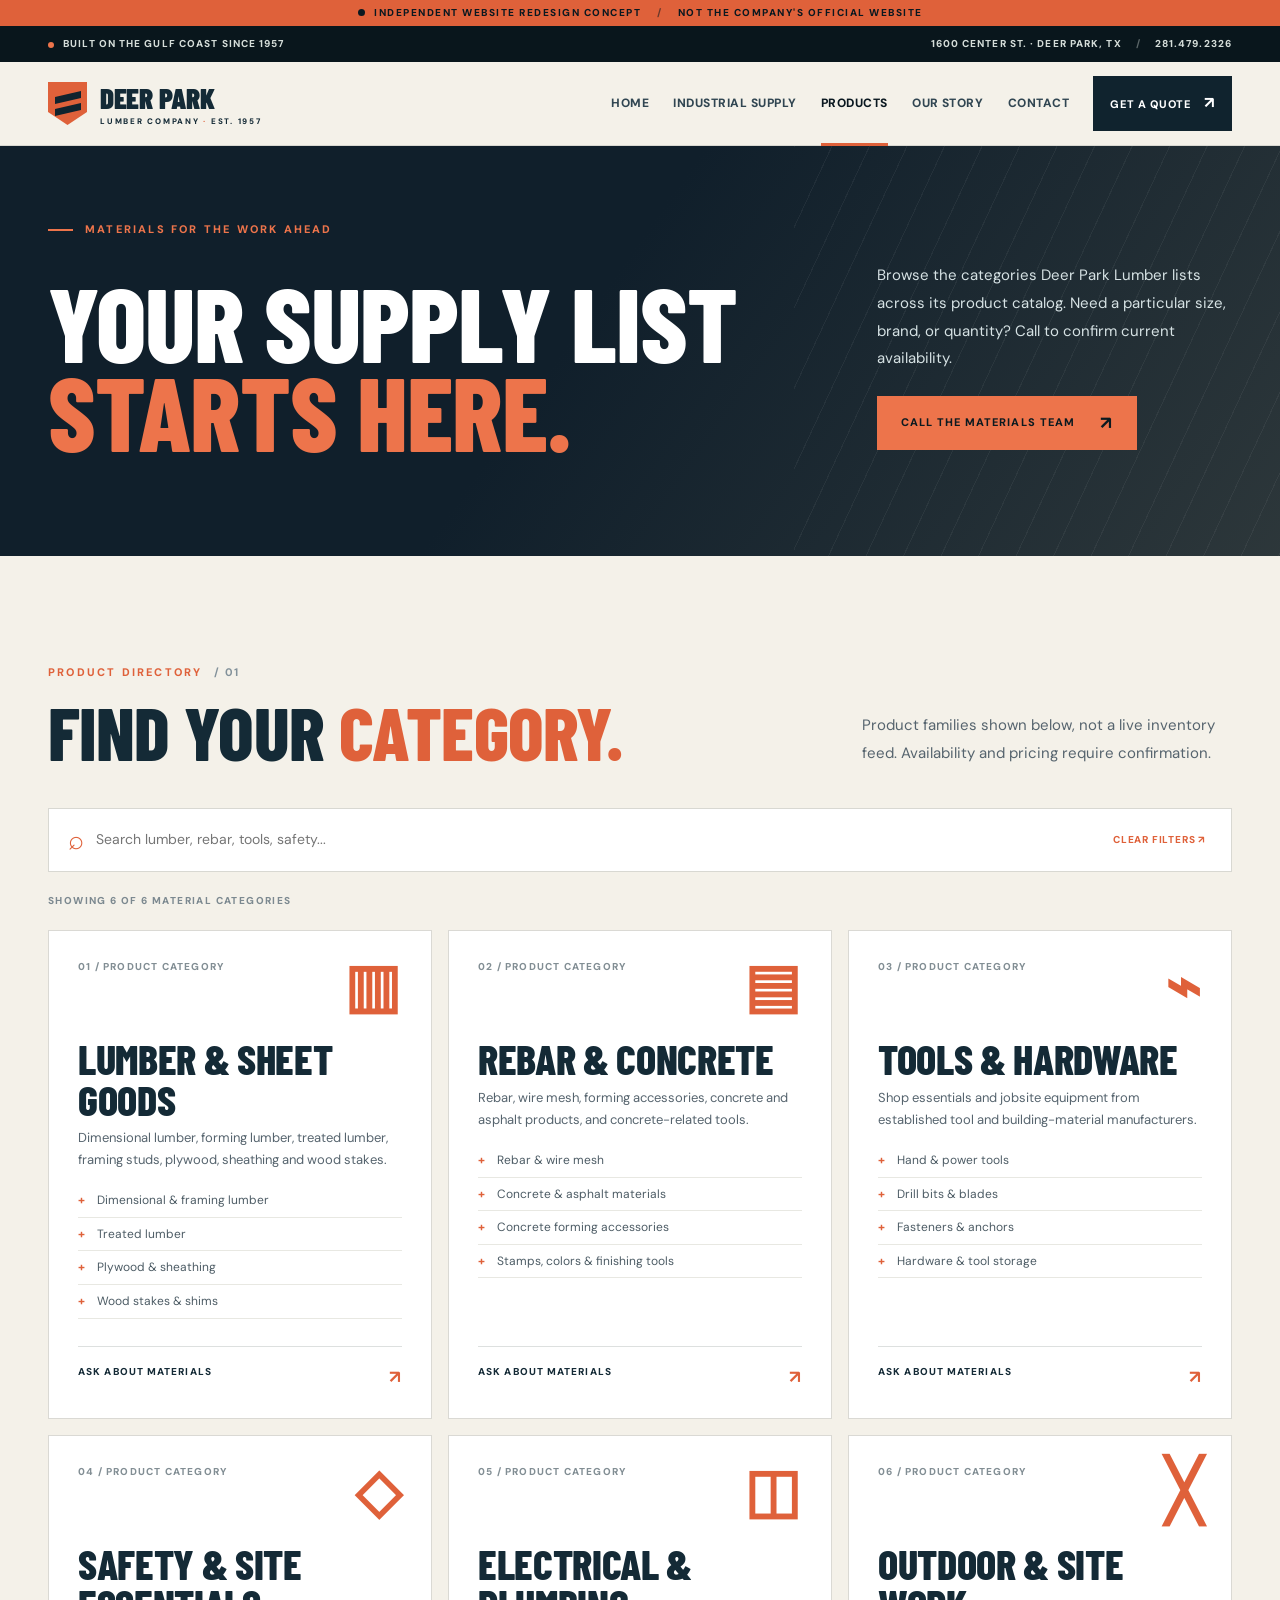
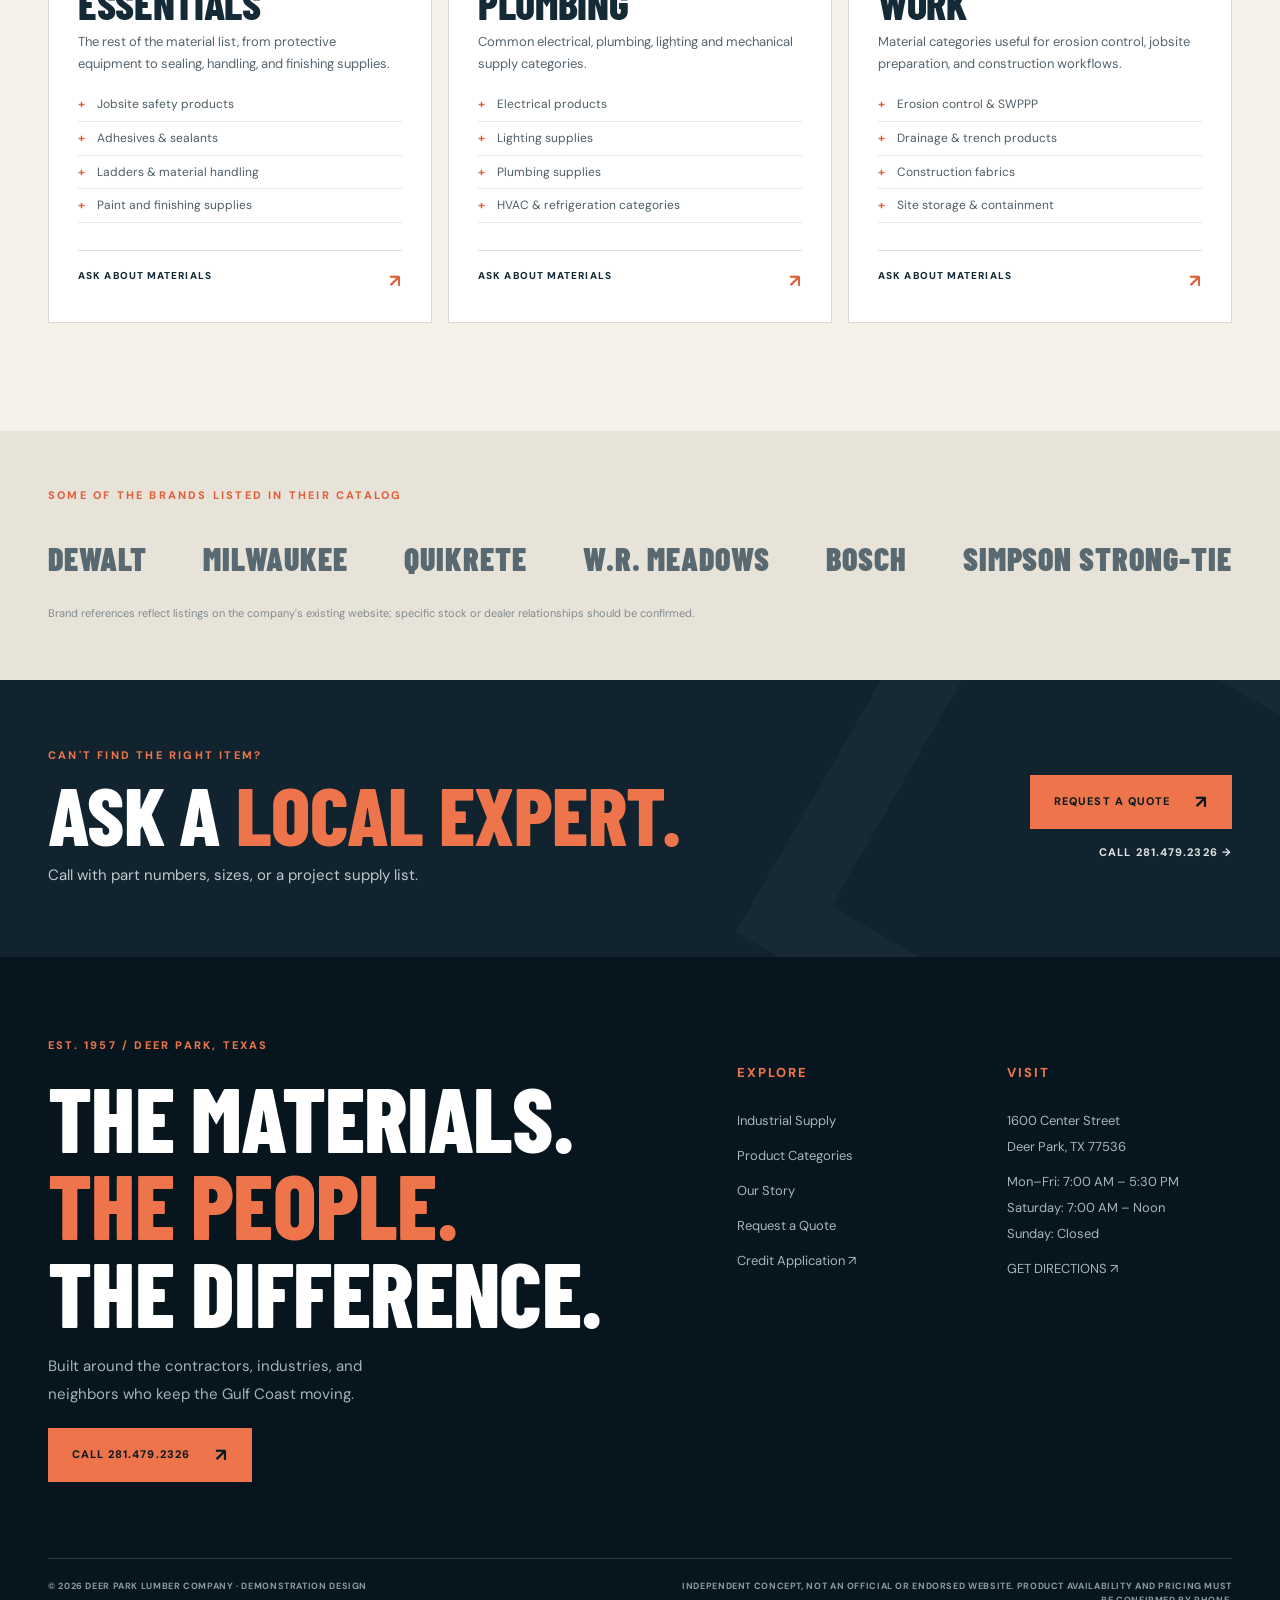
<file: products.html>
<!doctype html>
<html lang="en">
<head>
 <meta charset="utf-8">
 <meta name="viewport" content="width=device-width,initial-scale=1">
 <meta name="robots" content="noindex,nofollow">
 <meta name="theme-color" content="#10202c">
 <meta name="description" content="Explore product categories including lumber, rebar, concrete, hardware, industrial supplies and jobsite materials from Deer Park Lumber.">
 <title>Lumber, Rebar &amp; Construction Supplies | Deer Park Lumber Co. — Redesign Concept</title>
 <link rel="icon" href="assets/favicon.svg" type="image/svg+xml">
 <link rel="preconnect" href="https://fonts.googleapis.com">
 <link rel="preconnect" href="https://fonts.gstatic.com" crossorigin>
 <link href="https://fonts.googleapis.com/css2?family=Barlow+Condensed:wght@500;600;700;800;900&family=DM+Sans:wght@400;500;600;700;800&display=swap" rel="stylesheet">
 <link rel="stylesheet" href="assets/styles.css">
 <script src="assets/app.js" defer></script>
</head>
<body>
 <div class="concept-banner"><span class="concept-dot"></span> INDEPENDENT WEBSITE REDESIGN CONCEPT <span class="concept-divider">/</span> NOT THE COMPANY'S OFFICIAL WEBSITE</div>
 <div class="utility-bar"><div class="container utility-inner"><span><span class="utility-indicator"></span> BUILT ON THE GULF COAST SINCE 1957</span><div><a href="https://www.google.com/maps/search/?api=1&amp;query=1600+Center+Street+Deer+Park+TX+77536" target="_blank" rel="noopener">1600 CENTER ST. · DEER PARK, TX</a><span class="utility-separator">/</span><a href="tel:+12814792326">281.479.2326</a></div></div></div>
 <header class="site-header" id="header"><div class="container nav-wrap">
  <a href="index.html" class="brand" aria-label="Deer Park Lumber, home"><span class="brand-icon"><span class="brand-bars"></span><span class="brand-base"></span></span><span class="brand-copy"><strong>DEER PARK</strong><small>LUMBER COMPANY <span>·</span> EST. 1957</small></span></a>
  <button class="nav-toggle" aria-expanded="false" aria-controls="main-nav" aria-label="Toggle navigation"><span></span><span></span><span></span></button>
  <nav id="main-nav" class="nav-links" aria-label="Primary navigation"><a href="index.html" class="nav-item" >Home</a><a href="industrial.html" class="nav-item" >Industrial Supply</a><a href="products.html" class="nav-item current" aria-current="page">Products</a><a href="about.html" class="nav-item" >Our Story</a><a href="contact.html" class="nav-item" >Contact</a><a class="nav-quote" href="contact.html#quote">GET A QUOTE <span aria-hidden="true">↗</span></a></nav>
 </div></header>
 <main>
<section class="page-hero product-hero"><div class="container"><div class="eyebrow eyebrow-light"><span class="line"></span> MATERIALS FOR THE WORK AHEAD</div><div class="page-title-row"><h1>YOUR SUPPLY LIST<br><em>STARTS HERE.</em></h1><div class="page-intro"><p>Browse the categories Deer Park Lumber lists across its product catalog. Need a particular size, brand, or quantity? Call to confirm current availability.</p><a href="tel:+12814792326" class="btn btn-orange">CALL THE MATERIALS TEAM <span>↗</span></a></div></div></div></section>
<section class="section container catalog-section"><div class="catalog-intro"><div><div class="eyebrow">PRODUCT DIRECTORY <span class="section-number">/ 01</span></div><h2>FIND YOUR <em>CATEGORY.</em></h2></div><p>Product families shown below, not a live inventory feed. Availability and pricing require confirmation.</p></div><div class="catalog-tools"><label class="searchbox"><span aria-hidden="true">⌕</span><span class="sr-only">Search product categories</span><input id="product-search" type="search" placeholder="Search lumber, rebar, tools, safety..." autocomplete="off" aria-label="Search product categories"></label><button id="clear-search" type="button">CLEAR FILTERS ↗</button></div><p class="result-count" id="result-count" role="status" aria-live="polite">SHOWING 6 MATERIAL CATEGORIES</p><div class="product-grid"><article class="product-card" id="lumber" data-product-card data-search="lumber &amp; sheet goods dimensional lumber, forming lumber, treated lumber, framing studs, plywood, sheathing and wood stakes. dimensional &amp; framing lumber treated lumber plywood &amp; sheathing wood stakes &amp; shims" data-filter="lumber"><div class="product-card-top"><span>01 / PRODUCT CATEGORY</span><span class="product-glyph">▥</span></div><h3>LUMBER & SHEET GOODS</h3><p>Dimensional lumber, forming lumber, treated lumber, framing studs, plywood, sheathing and wood stakes.</p><ul><li>Dimensional & framing lumber</li><li>Treated lumber</li><li>Plywood & sheathing</li><li>Wood stakes & shims</li></ul><a href="contact.html#quote" class="product-contact">ASK ABOUT MATERIALS <b>↗</b></a></article><article class="product-card" id="concrete" data-product-card data-search="rebar &amp; concrete rebar, wire mesh, forming accessories, concrete and asphalt products, and concrete-related tools. rebar &amp; wire mesh concrete &amp; asphalt materials concrete forming accessories stamps, colors &amp; finishing tools" data-filter="concrete"><div class="product-card-top"><span>02 / PRODUCT CATEGORY</span><span class="product-glyph">▤</span></div><h3>REBAR & CONCRETE</h3><p>Rebar, wire mesh, forming accessories, concrete and asphalt products, and concrete-related tools.</p><ul><li>Rebar & wire mesh</li><li>Concrete & asphalt materials</li><li>Concrete forming accessories</li><li>Stamps, colors & finishing tools</li></ul><a href="contact.html#quote" class="product-contact">ASK ABOUT MATERIALS <b>↗</b></a></article><article class="product-card" id="tools" data-product-card data-search="tools &amp; hardware shop essentials and jobsite equipment from established tool and building-material manufacturers. hand &amp; power tools drill bits &amp; blades fasteners &amp; anchors hardware &amp; tool storage" data-filter="hardware"><div class="product-card-top"><span>03 / PRODUCT CATEGORY</span><span class="product-glyph">⌁</span></div><h3>TOOLS & HARDWARE</h3><p>Shop essentials and jobsite equipment from established tool and building-material manufacturers.</p><ul><li>Hand & power tools</li><li>Drill bits & blades</li><li>Fasteners & anchors</li><li>Hardware & tool storage</li></ul><a href="contact.html#quote" class="product-contact">ASK ABOUT MATERIALS <b>↗</b></a></article><article class="product-card" id="safety" data-product-card data-search="safety &amp; site essentials the rest of the material list, from protective equipment to sealing, handling, and finishing supplies. jobsite safety products adhesives &amp; sealants ladders &amp; material handling paint and finishing supplies" data-filter="safety"><div class="product-card-top"><span>04 / PRODUCT CATEGORY</span><span class="product-glyph">◇</span></div><h3>SAFETY & SITE ESSENTIALS</h3><p>The rest of the material list, from protective equipment to sealing, handling, and finishing supplies.</p><ul><li>Jobsite safety products</li><li>Adhesives & sealants</li><li>Ladders & material handling</li><li>Paint and finishing supplies</li></ul><a href="contact.html#quote" class="product-contact">ASK ABOUT MATERIALS <b>↗</b></a></article><article class="product-card" id="electrical" data-product-card data-search="electrical &amp; plumbing common electrical, plumbing, lighting and mechanical supply categories. electrical products lighting supplies plumbing supplies hvac &amp; refrigeration categories" data-filter="trade-supply"><div class="product-card-top"><span>05 / PRODUCT CATEGORY</span><span class="product-glyph">◫</span></div><h3>ELECTRICAL & PLUMBING</h3><p>Common electrical, plumbing, lighting and mechanical supply categories.</p><ul><li>Electrical products</li><li>Lighting supplies</li><li>Plumbing supplies</li><li>HVAC & refrigeration categories</li></ul><a href="contact.html#quote" class="product-contact">ASK ABOUT MATERIALS <b>↗</b></a></article><article class="product-card" id="site" data-product-card data-search="outdoor &amp; site work material categories useful for erosion control, jobsite preparation, and construction workflows. erosion control &amp; swppp drainage &amp; trench products construction fabrics site storage &amp; containment" data-filter="site-work"><div class="product-card-top"><span>06 / PRODUCT CATEGORY</span><span class="product-glyph">╳</span></div><h3>OUTDOOR & SITE WORK</h3><p>Material categories useful for erosion control, jobsite preparation, and construction workflows.</p><ul><li>Erosion control & SWPPP</li><li>Drainage & trench products</li><li>Construction fabrics</li><li>Site storage & containment</li></ul><a href="contact.html#quote" class="product-contact">ASK ABOUT MATERIALS <b>↗</b></a></article></div><p id="no-results" hidden class="no-results">No matching categories. <a href="tel:+12814792326">Call the store</a> and ask about your product.</p></section>
<section class="brands-section"><div class="container"><div class="eyebrow">SOME OF THE BRANDS LISTED IN THEIR CATALOG</div><div class="brands-list"><span>DEWALT</span><span>MILWAUKEE</span><span>QUIKRETE</span><span>W.R. MEADOWS</span><span>BOSCH</span><span>SIMPSON STRONG-TIE</span></div><p>Brand references reflect listings on the company's existing website; specific stock or dealer relationships should be confirmed.</p></div></section>
<section class="cta-band"><div class="container cta-content"><div><div class="eyebrow eyebrow-light">CAN'T FIND THE RIGHT ITEM?</div><h2>ASK A <em>LOCAL EXPERT.</em></h2><p>Call with part numbers, sizes, or a project supply list.</p></div><div><a href="contact.html#quote" class="btn btn-orange">REQUEST A QUOTE <span>↗</span></a><a class="cta-phone" href="tel:+12814792326">CALL 281.479.2326 →</a></div></div></section></main>
 <footer class="footer"><div class="container">
  <div class="footer-top"><div class="footer-brand"><div class="eyebrow orange">EST. 1957 / DEER PARK, TEXAS</div><h2>THE MATERIALS.<br><em>THE PEOPLE.</em><br>THE DIFFERENCE.</h2><p>Built around the contractors, industries, and neighbors who keep the Gulf Coast moving.</p><a href="tel:+12814792326" class="btn btn-orange">CALL 281.479.2326 <span>↗</span></a></div><div class="footer-links"><div><h3>EXPLORE</h3><a href="industrial.html">Industrial Supply</a><a href="products.html">Product Categories</a><a href="about.html">Our Story</a><a href="contact.html#quote">Request a Quote</a><a href="https://www.deerparklumber.com/images/654/DPL%20Credit%20Application1.pdf" target="_blank" rel="noopener">Credit Application ↗</a></div><div><h3>VISIT</h3><p>1600 Center Street<br>Deer Park, TX 77536</p><p>Mon–Fri: 7:00 AM – 5:30 PM<br>Saturday: 7:00 AM – Noon<br>Sunday: Closed</p><a href="https://www.google.com/maps/dir/?api=1&amp;destination=1600+Center+Street+Deer+Park+TX+77536" target="_blank" rel="noopener">GET DIRECTIONS ↗</a></div></div></div>
  <div class="footer-bottom"><span>© <span data-year>2026</span> DEER PARK LUMBER COMPANY · DEMONSTRATION DESIGN</span><span>Independent concept, not an official or endorsed website. Product availability and pricing must be confirmed by phone.</span></div>
 </div></footer>
</body>
</html>
</file>
<file: assets/styles.css>
/* Deer Park Lumber Co. — independent website concept. Vanilla CSS. */
:root{--navy:#10232e;--navy-deep:#0a1820;--navy-soft:#1c3441;--rust:#df613a;--rust-bright:#ed744b;--cream:#f4f1e9;--warm:#eae5d9;--ink:#142a36;--grey:#65717a;--line:#d8d8d2;--white:#fff;--font-head:'Barlow Condensed','Arial Narrow',Impact,sans-serif;--font-body:'DM Sans',Arial,Helvetica,sans-serif}
*{box-sizing:border-box}html{scroll-behavior:smooth;scroll-padding-top:105px}body{margin:0;background:var(--cream);color:var(--ink);font-family:var(--font-body);line-height:1.55;-webkit-font-smoothing:antialiased}img,svg{max-width:100%;display:block}a{text-decoration:none;color:inherit}button,input,select,textarea{font:inherit}button{cursor:pointer}::selection{background:var(--rust);color:#fff}a:focus-visible,button:focus-visible,input:focus-visible,textarea:focus-visible,select:focus-visible{outline:3px solid var(--rust-bright);outline-offset:3px}.sr-only{position:absolute;width:1px;height:1px;padding:0;margin:-1px;overflow:hidden;clip:rect(0,0,0,0);white-space:nowrap;border:0}[hidden]{display:none!important}.container{width:min(1320px,calc(100% - 96px));margin-inline:auto}.concept-banner{min-height:26px;background:var(--rust);color:var(--navy-deep);text-align:center;font-size:10px;font-weight:800;letter-spacing:.15em;padding:6px 12px;line-height:1.4}.concept-dot{display:inline-block;height:7px;width:7px;border-radius:50%;background:var(--navy-deep);margin-right:6px}.concept-divider{opacity:.55;margin:0 12px}.utility-bar{background:#09161c;color:#d5ddd9;font-size:10px;font-weight:800;letter-spacing:.11em}.utility-inner{height:36px;display:flex;justify-content:space-between;align-items:center;gap:20px}.utility-inner>div{display:flex;align-items:center;gap:14px}.utility-inner a:hover{color:var(--rust-bright)}.utility-indicator{background:var(--rust-bright);height:6px;width:6px;border-radius:50%;display:inline-block;vertical-align:middle;margin-right:6px}.utility-separator{opacity:.4}.site-header{height:84px;position:relative;z-index:50;background:var(--cream);border-bottom:1px solid #d9d8d1}.site-header.stuck{box-shadow:0 8px 24px #0c22301a}.nav-wrap{display:flex;align-items:center;justify-content:space-between;height:100%;gap:24px}.brand{display:flex;align-items:center;gap:13px;min-width:max-content}.brand-icon{display:block;position:relative;width:39px;height:43px;background:var(--rust);clip-path:polygon(0 0,100% 0,100% 70%,50% 100%,0 70%)}.brand-icon:before,.brand-icon:after{content:"";position:absolute;background:var(--navy);width:26px;height:7px;left:7px;transform:skewY(-13deg)}.brand-icon:before{top:12px}.brand-icon:after{top:24px}.brand-copy{display:flex;flex-direction:column;color:var(--ink);line-height:1}.brand-copy strong{font-family:var(--font-head);font-size:29px;font-weight:900;letter-spacing:-.01em}.brand-copy small{font-size:8px;letter-spacing:.22em;font-weight:800;margin-top:5px}.brand-copy small span{color:var(--rust)}.nav-links{display:flex;align-items:center;gap:clamp(12px,1.9vw,31px)}.nav-item{font-size:12px;text-transform:uppercase;font-weight:800;letter-spacing:.04em;color:#314652;padding:33px 0 31px;border-bottom:3px solid transparent;white-space:nowrap;transition:color .2s,border .2s}.nav-item:hover,.nav-item.current{border-color:var(--rust);color:var(--navy-deep)}.nav-quote{background:var(--navy);color:#fff;padding:15px 17px;font-size:11px;letter-spacing:.06em;font-weight:800;white-space:nowrap;transition:background .2s}.nav-quote span{font-size:16px;margin-left:10px}.nav-quote:hover{background:var(--rust)}.nav-toggle{display:none;background:none;border:0;padding:10px}.nav-toggle span{display:block;width:26px;height:2px;background:var(--navy);margin:6px 0;transition:transform .2s}
.eyebrow{font-size:11px;letter-spacing:.2em;font-weight:800;color:var(--rust);text-transform:uppercase;display:flex;align-items:center;gap:12px}.eyebrow-light{color:var(--rust-bright)}.eyebrow .line{width:25px;height:2px;background:currentColor}.section-number{color:#82919a;letter-spacing:.1em;font-weight:700}.eyebrow.orange{color:var(--rust-bright)}h1,h2,h3,p{margin-top:0}h1,h2,h3{font-family:var(--font-head);font-stretch:condensed;font-weight:800;line-height:.96;letter-spacing:-.008em}h1{font-size:clamp(75px,8.3vw,144px)}h2{font-size:clamp(48px,5.8vw,89px)}h3{font-size:35px}h2 em,h1 em{font-style:normal;color:var(--rust)}p{font-size:15px;color:#56646e;line-height:1.85}.btn{min-height:54px;min-width:166px;padding:16px 23px;display:inline-flex;align-items:center;justify-content:space-between;gap:25px;line-height:1.25;font-size:11px;letter-spacing:.095em;font-weight:800;border:1px solid transparent;transition:transform .2s,background .2s,color .2s;white-space:nowrap}.btn:hover{transform:translateY(-3px)}.btn span{font-size:18px;line-height:0}.btn-orange{color:#0c1a20;background:var(--rust-bright)}.btn-orange:hover{background:#f59070}.btn-outline{background:transparent;border-color:#78909b;color:#fff}.btn-outline:hover{background:#ffffff18}.btn-dark{background:var(--navy);color:#fff}.btn-dark:hover{background:var(--rust)}.btn-white{background:#fff;color:var(--navy)}.btn-white:hover{background:var(--rust-bright)}.text-link{display:inline-flex;align-items:center;gap:30px;color:var(--navy);font-weight:800;font-size:11px;letter-spacing:.1em;border-bottom:1px solid var(--navy);padding:12px 0;text-transform:uppercase;transition:gap .2s}.text-link span{font-size:20px}.text-link:hover{gap:45px}.light-link{color:#fff;border-color:#fff}
/* Homepage hero */
.hero{position:relative;overflow:hidden;background:var(--navy);color:#fff}.home-hero{min-height:650px}.hero-grid{position:absolute;inset:0;background-image:linear-gradient(#ffffff06 1px,transparent 1px),linear-gradient(90deg,#ffffff06 1px,transparent 1px);background-size:72px 72px;mask-image:linear-gradient(90deg,#000 0%,transparent 80%);pointer-events:none}.hero-content{display:grid;grid-template-columns:1.04fr .88fr;min-height:650px;position:relative;z-index:1}.hero-copy{padding:77px 20px 35px 0;display:flex;flex-direction:column;align-items:flex-start}.hero-copy h1{font-size:clamp(88px,9vw,151px);line-height:.81;margin:28px 0 30px;letter-spacing:-.015em}.hero-copy h1 span{color:var(--rust-bright)}.hero-copy p{max-width:485px;color:#bdcdd1;font-size:15px;line-height:1.85;margin-bottom:28px}.hero-actions{display:flex;flex-wrap:wrap;gap:12px}.hero-bottom{display:grid;grid-template-columns:repeat(3,1fr);width:min(545px,100%);margin-top:auto;padding-top:45px;gap:22px}.hero-bottom div{display:flex;flex-direction:column;gap:4px;border-top:1px solid #64778266;padding-top:13px}.hero-bottom strong{font-family:var(--font-head);font-weight:800;font-size:29px;line-height:1;color:#fff}.hero-bottom span{color:#8ca4ae;font-size:9px;letter-spacing:.09em;font-weight:800}.hero-visual{position:relative;min-height:650px;overflow:hidden;margin-left:8px;background:linear-gradient(135deg,#41525b,#0d2633)}.hero-photo{position:absolute;inset:0;background-position:center;background-size:cover;filter:grayscale(25%) contrast(1.1)}.hero-visual:after{content:"";position:absolute;inset:0;border-left:8px solid var(--rust);pointer-events:none;background:linear-gradient(0deg,#0c1b25ae 0%,transparent 35%)}.photo-hatch{position:absolute;top:0;right:0;height:130px;width:160px;background:repeating-linear-gradient(45deg,transparent 0 10px,#ffffff27 10px 11px)}.hero-stamp{position:absolute;z-index:2;right:23px;top:42px;width:143px;height:143px;border:1px solid #ffffff88;border-radius:50%;background:#162a33c4;color:#fff;display:flex;flex-direction:column;align-items:center;justify-content:center;transform:rotate(11deg);text-align:center;box-shadow:0 0 0 8px #ffffff15}.hero-stamp span{font-size:10px;letter-spacing:.19em;font-weight:800}.hero-stamp strong{font-family:var(--font-head);font-size:36px;line-height:1.15;color:var(--rust-bright)}.hero-photo-caption{position:absolute;z-index:2;bottom:26px;left:35px;right:25px;display:flex;justify-content:space-between;gap:12px;color:#fff;font-size:10px;letter-spacing:.12em;font-weight:800}.hero-photo-caption span{color:var(--rust-bright)}.vertical-word{position:absolute;z-index:3;right:3px;top:50%;writing-mode:vertical-rl;color:#c6ced388;font-size:9px;letter-spacing:.18em;transform:translateY(-50%)}.ticker{overflow:hidden;background:var(--rust);padding:18px 0}.ticker-inner{width:max-content;min-width:100%;display:flex;align-items:center;justify-content:space-around;gap:23px;padding:0 30px;font-size:12px;font-weight:900;letter-spacing:.1em;color:var(--navy-deep)}.ticker b{font-size:18px;line-height:1}
/* Shared sections */
.section{padding:108px 0}.section-heading{margin-bottom:44px}.section-heading h2{margin:13px 0 0}.split{display:flex;justify-content:space-between;align-items:end;gap:50px}.split>p{max-width:350px;margin:0 0 5px}.service-grid{display:grid;grid-template-columns:1.32fr 1fr 1fr;gap:17px;min-height:440px}.service-card{position:relative;min-height:424px;overflow:hidden;display:flex;align-items:end;isolation:isolate;transition:transform .2s}.service-card:hover{transform:translateY(-7px)}.service-card-bg{position:absolute;inset:0;background-position:65% center;background-size:cover;z-index:-1;background-color:#2e404a;transition:transform .4s}.service-card:hover .service-card-bg{transform:scale(1.04)}.service-content{padding:28px 30px 28px;position:relative;z-index:2;width:100%}.service-count{font-size:10px;letter-spacing:.15em;font-weight:800;color:#fff}.service-card h3{font-size:43px;color:#fff;line-height:.92;margin:16px 0}.service-card p{color:#d6dde0;margin:0 0 22px;font-size:13px;line-height:1.7;max-width:320px}.service-card .circle-arrow{width:43px;height:43px;border-radius:50%;border:1px solid #ffffff77;display:grid;place-items:center;color:#fff;font-size:22px;transition:background .2s}.service-card:hover .circle-arrow{background:var(--rust)}.service-lumber{background:#9e4834;position:relative}.service-lumber:before{content:"";position:absolute;top:-125px;right:-108px;width:350px;height:380px;border:37px solid #e48a6c6e;transform:rotate(38deg)}.card-top-icon{position:absolute;right:30px;top:10px;color:#ffffff30;font-family:var(--font-head);font-size:170px;font-weight:900;line-height:1}.service-rebar{background:#27424d}.rebar-art{position:absolute;top:-20px;left:30px;right:-50px;display:flex;gap:19px;transform:rotate(-22deg)}.rebar-art i{height:275px;width:27px;border:6px ridge #6e8992;opacity:.27}.service-lumber p,.service-rebar p{color:#fffb}
/* Industrial homepage */
.industry-section{background:var(--navy-deep);color:#fff;overflow:hidden}.industry-grid{display:grid;grid-template-columns: .94fr 1.06fr;gap:9vw;align-items:center}.industry-art{height:580px;background:radial-gradient(circle at 55% 45%,#344f5c,#112934 52%,#0b1f29);overflow:hidden;position:relative}.industry-art:before{content:"";position:absolute;inset:12px;border:1px solid #a0b0b72c}.industry-art:after{content:"";position:absolute;inset:0;background:repeating-linear-gradient(0deg,transparent 0 48px,#ffffff12 48px 49px)}.industry-art-number{position:absolute;font-family:var(--font-head);font-size:420px;font-weight:900;letter-spacing:-.1em;color:#59758330;left:-85px;top:0;line-height:1}.industry-art-bars{display:flex;align-items:end;gap:18px;position:absolute;left:19%;bottom:0;z-index:1;transform:skewX(-12deg)}.industry-art-bars i{display:block;background:linear-gradient(#ec7850,#ad3822);width:41px;height:280px;box-shadow:18px 15px 0 #0b1921}.industry-art-bars i:nth-child(2){height:340px}.industry-art-bars i:nth-child(3){height:220px}.industry-art-bars i:nth-child(4){height:395px}.industry-art-tag{position:absolute;z-index:2;bottom:25px;left:25px;font-weight:800;letter-spacing:.14em;font-size:10px;color:#fff}.industry-text h2{font-size:clamp(47px,5vw,74px);margin:23px 0 24px;line-height:.96}.industry-text h2 em{color:var(--rust-bright)}.industry-text>p{max-width:550px;color:#aebfc6}.industry-list{margin:30px 0 20px;border-top:1px solid #56717e80}.industry-list>div{display:flex;align-items:center;gap:18px;border-bottom:1px solid #56717e80;padding:16px 2px;font-size:11px;letter-spacing:.07em;font-weight:800}.industry-list b{color:var(--rust-bright);font-size:11px}.industry-list strong{margin-left:auto;font-size:20px;font-weight:400}
/* Categories */
.category-grid{display:grid;grid-template-columns:repeat(4,1fr);gap:14px}.category-grid>a{position:relative;background:#fff;border:1px solid #dedbd2;padding:26px 24px 24px;min-height:258px;display:flex;flex-direction:column;transition:background .2s,transform .2s}.category-grid>a:hover{background:#efe9dd;transform:translateY(-5px)}.category-symbol{font-family:var(--font-head);font-size:82px;line-height:1;align-self:flex-end;color:var(--rust);font-weight:700;margin-bottom:-12px}.category-grid>a>span:nth-child(2){font-size:10px;font-weight:800;color:#859198;letter-spacing:.14em;margin-top:auto}.category-grid h3{font-size:29px;margin:11px 0 5px}.category-grid small{font-weight:800;font-size:9px;letter-spacing:.09em;color:#7b888e}.category-grid b{font-size:23px;position:absolute;right:23px;bottom:20px;color:var(--rust);font-weight:400}
.story-band{background:var(--warm)}.story-band-grid{display:grid;grid-template-columns:1fr 1fr;min-height:520px}.story-image{background-position:center;background-size:cover;position:relative;min-height:460px;background-color:#556671}.story-image:after{content:"";position:absolute;inset:0;border:12px solid #0c293622;pointer-events:none}.image-label{position:absolute;bottom:0;left:0;right:0;background:var(--rust);padding:19px;font-weight:900;letter-spacing:.11em;font-size:11px;text-align:center}.story-copy{padding:65px 70px;display:flex;flex-direction:column;align-items:flex-start;justify-content:center}.story-copy h2{font-size:clamp(48px,5.2vw,77px);margin:17px 0 20px}.story-copy p{max-width:475px;margin-bottom:24px}.cta-band{background:var(--navy);color:#fff;padding:67px 0;position:relative;overflow:hidden}.cta-band:after{content:"";position:absolute;right:-120px;top:-100px;width:430px;height:390px;border:70px solid #ffffff07;transform:rotate(30deg);pointer-events:none}.cta-content{display:flex;align-items:center;justify-content:space-between;gap:30px;position:relative;z-index:1}.cta-content h2{margin:10px 0 10px;font-size:clamp(55px,6.4vw,101px)}.cta-content h2 em{color:var(--rust-bright)}.cta-content p{color:#bec9cc;margin-bottom:0}.cta-content>div:last-child{display:flex;flex-direction:column;align-items:flex-end;gap:15px}.cta-phone{font-size:11px;letter-spacing:.1em;font-weight:800;color:#dce2e1}.cta-phone:hover{color:var(--rust-bright)}
/* Interior pages */
.page-hero{min-height:410px;padding:75px 0 70px;color:#fff;background:#112b38;position:relative;overflow:hidden}.page-hero:after{content:"";position:absolute;right:0;top:0;bottom:0;width:38%;background:repeating-linear-gradient(115deg,#ffffff0d 0px,#ffffff0d 1px,transparent 1px,transparent 34px);pointer-events:none}.page-hero-dark{background:radial-gradient(circle at 80% 42%,#35515e 0%,#102a35 34%,#0a1b23 95%)}.product-hero{background:linear-gradient(125deg,#101f2b 45%,#4c514b 160%)}.about-hero{background:linear-gradient(105deg,#102630 40%,#5a3d34)}.contact-hero{background:linear-gradient(115deg,#112a36,#173b43 70%,#6f4735 140%)}.page-title-row{margin-top:24px;display:flex;align-items:flex-end;justify-content:space-between;gap:30px;position:relative;z-index:1}.page-title-row h1{font-size:clamp(70px,8.2vw,122px);line-height:.85;margin:0}.page-title-row h1 em{color:var(--rust-bright)}.page-intro{max-width:370px;flex:0 0 30%;padding-bottom:5px}.page-intro p{color:#d6e2e4;margin-bottom:23px}.page-hero-stripe{position:absolute;bottom:0;height:8px;width:100%;background:linear-gradient(90deg,var(--rust) 0 34%,transparent 34%)}.two-column{display:grid;grid-template-columns:.95fr 1.05fr;gap:8vw}.two-column h2{margin:16px 0 0}.two-column p{margin-bottom:22px}.big-copy{font-weight:700;font-size:21px;line-height:1.6;color:#213d4a}.industrial-panels{display:grid;grid-template-columns:repeat(3,1fr);gap:15px;margin-top:70px}.industrial-panel{padding:29px;min-height:300px;display:flex;flex-direction:column;align-items:flex-start}.industrial-panel>span{font-size:10px;letter-spacing:.13em;font-weight:800}.industrial-panel h3{font-size:46px;margin:50px 0 14px}.industrial-panel p{font-size:13px;margin-bottom:25px}.industrial-panel a{font-size:11px;letter-spacing:.09em;font-weight:800;margin-top:auto;border-bottom:1px solid;padding-bottom:8px;display:flex;gap:20px}.industrial-panel a b{font-size:17px;font-weight:400}.dark-panel{background:var(--navy);color:#fff}.dark-panel p{color:#bdcad0}.rust-panel{background:#b84e31;color:#fff}.rust-panel p{color:#f8e6df}.light-panel{background:#dfd9cc;color:var(--navy)}.process-section{background:#132d3a;color:#fff}.process-section .section-heading p{color:#b8c6ca}.process-section h2 em{color:var(--rust-bright)}.steps-grid{display:grid;grid-template-columns:repeat(3,1fr);gap:0;margin-top:55px;border-top:1px solid #ffffff50}.steps-grid>div{padding:33px 35px 10px 0;border-right:1px solid #ffffff35;margin-right:30px}.steps-grid>div:last-child{border:0;margin-right:0}.steps-grid b{font-family:var(--font-head);font-size:74px;color:var(--rust-bright);line-height:1}.steps-grid h3{font-size:34px;margin:25px 0 10px}.steps-grid p{color:#bac9ce}.section-wide-photo{background:linear-gradient(90deg,#0d212bef,#0d212bcd),url('https://www.deerparklumber.com/images/654/downtown_delivery.jpg.ashx?mode=1') center /cover no-repeat;color:#fff}.wide-photo-inner{display:flex;align-items:flex-end;justify-content:space-between;gap:30px}.wide-photo-inner h2{font-size:clamp(57px,6.5vw,99px);margin:15px 0 15px}.wide-photo-inner p{color:#c6d0d4;max-width:520px}.wide-photo-inner .btn{margin-bottom:20px}
/* Product catalog */
.catalog-intro{display:flex;justify-content:space-between;align-items:end;gap:20px}.catalog-intro h2{margin:15px 0}.catalog-intro p{max-width:370px}.catalog-tools{display:flex;align-items:center;justify-content:space-between;gap:20px;margin:26px 0 14px;background:#fff;border:1px solid var(--line);padding:9px 13px 9px 19px}.searchbox{flex:1;display:flex;align-items:center;gap:12px}.searchbox>span:first-child{font-size:27px;color:var(--rust)}.searchbox input{border:0;outline:0;background:transparent;width:100%;font-size:14px;padding:11px 0;color:var(--ink)}.searchbox input:focus-visible{outline:0}.catalog-tools button{background:none;border:0;font-size:10px;letter-spacing:.08em;font-weight:800;color:var(--rust);padding:12px}.result-count{font-size:10px;letter-spacing:.14em;font-weight:800;color:#7c8990;margin:20px 0}.product-grid{display:grid;grid-template-columns:repeat(3,1fr);gap:16px}.product-card{background:#fff;border:1px solid #dad9d4;padding:28px 29px 26px;min-height:392px;display:flex;flex-direction:column;transition:border .2s,transform .2s;scroll-margin-top:125px}.product-card:hover{border-color:var(--rust);transform:translateY(-3px)}.product-card-top{display:flex;align-items:start;justify-content:space-between;gap:8px;color:#828e94;font-size:10px;letter-spacing:.12em;font-weight:800}.product-glyph{font-size:60px;color:var(--rust);font-family:var(--font-head);line-height:.8;font-weight:700}.product-card h3{font-size:42px;margin:31px 0 8px}.product-card p{font-size:13px;line-height:1.7}.product-card ul{list-style:none;margin:0 0 27px;padding:0}.product-card li{color:#4d5c65;font-size:12px;padding:7px 0;border-bottom:1px solid #e8e8e2}.product-card li:before{content:'+';color:var(--rust);margin-right:12px;font-weight:800}.product-contact{font-size:10px;font-weight:800;letter-spacing:.11em;border-top:1px solid #dde0df;padding-top:17px;margin-top:auto;display:flex;justify-content:space-between}.product-contact b{font-size:18px;color:var(--rust)}.no-results{padding:35px;border:1px dashed #aebac0;text-align:center}.no-results a{color:var(--rust);text-decoration:underline}.brands-section{padding:56px 0;background:#e8e3d9}.brands-list{display:flex;gap:40px;align-items:center;justify-content:space-between;flex-wrap:wrap;margin:30px 0 0}.brands-list span{font-family:var(--font-head);font-size:clamp(22px,2.5vw,33px);letter-spacing:.03em;font-weight:900;color:#596972}.brands-section p{font-size:11px;color:#818b90;margin:20px 0 0}
/* About */
.about-story{padding-bottom:95px}.large-year{font-family:var(--font-head);font-size:clamp(160px,19vw,285px);font-weight:900;line-height:1;margin-top:60px;letter-spacing:-.075em;color:#e5d9c9}.about-story .text-link{font-size:10px;line-height:1.6;white-space:normal}.timeline-section{background:var(--navy);padding:100px 0;color:#fff}.timeline-section h2{margin:15px 0 50px}.timeline-section h2 em{color:var(--rust-bright)}.timeline-grid{display:grid;grid-template-columns:repeat(3,1fr);gap:24px}.timeline-grid>div{border-top:1px solid #5d717c;padding-top:15px}.timeline-grid strong{font-family:var(--font-head);color:var(--rust-bright);font-size:90px;line-height:1}.timeline-grid h3{font-size:34px;margin:20px 0 9px}.timeline-grid p{color:#c0cdd2}.values-grid{display:grid;grid-template-columns:repeat(3,1fr);gap:16px}.values-grid>div{border:1px solid #d9d9d3;padding:30px;min-height:250px}.values-grid>div span{font-size:13px;font-weight:800;color:var(--rust)}.values-grid h3{font-size:39px;margin:40px 0 13px}.values-grid p{margin:0}
/* Contact */
.contact-section{display:grid;grid-template-columns:.87fr 1.13fr;gap:7vw;scroll-margin-top:110px}.contact-column h2,.quote-heading h2{margin:15px 0 26px;font-size:clamp(49px,5vw,72px)}.contact-facts{border-top:1px solid #d4d8d6}.contact-facts>div{padding:20px 0;border-bottom:1px solid #d4d8d6;display:grid;grid-template-columns:100px 1fr;gap:12px}.contact-facts span{font-size:10px;letter-spacing:.11em;font-weight:800;color:var(--rust)}.contact-facts a{font-weight:800;color:var(--navy);font-size:15px}.contact-facts a:hover{color:var(--rust)}.contact-facts p{margin:0;font-size:14px;color:var(--navy);line-height:1.85}.quote-wrap{background:#fff;border:1px solid #ddddd5;padding:36px 38px 43px}.quote-heading p{font-size:13px;line-height:1.65;margin-bottom:25px}.field-row{display:grid;grid-template-columns:1fr 1fr;gap:13px}.quote-wrap label{display:block;font-size:11px;font-weight:800;letter-spacing:.025em;color:#304753;margin-bottom:16px}.quote-wrap label span{color:var(--rust)}.quote-wrap input,.quote-wrap select,.quote-wrap textarea{display:block;width:100%;background:#f7f6f3;border:1px solid #d9dcd8;border-radius:0;outline:0;padding:13px 12px;margin-top:7px;color:var(--navy);min-height:46px;font-size:13px;font-weight:500}.quote-wrap textarea{resize:vertical;min-height:130px}.quote-wrap input:focus,.quote-wrap select:focus,.quote-wrap textarea:focus{border-color:var(--rust)}.quote-wrap [aria-invalid=true]{border-color:#bd2c2c}.submit-button{border:0;width:100%;margin-top:8px}.copy-button{border:0;background:none;color:var(--rust);font-size:11px;font-weight:800;letter-spacing:.09em;margin:14px 0;padding:8px 0}.form-feedback{font-size:12px;color:var(--navy);font-weight:700;min-height:20px}.form-feedback.error{color:#b93428}.form-note{color:#839097;font-size:11px;line-height:1.6;margin:12px 0 0}.map-section{background:#e6e1d7;padding-top:64px}.map-intro{display:flex;align-items:end;justify-content:space-between;gap:25px;margin-bottom:35px}.map-intro h2{font-size:clamp(50px,5.5vw,85px);margin:15px 0 0}.map-frame{height:430px;background:#b2bbb8;position:relative}.map-frame iframe{width:100%;height:100%;border:0}
/* Footer */
.footer{background:#07161e;color:#fff;padding:80px 0 0}.footer-top{display:grid;grid-template-columns:1.12fr .88fr;gap:60px;padding-bottom:76px}.footer-brand h2{font-size:clamp(56px,7.1vw,104px);margin:19px 0 18px}.footer-brand h2 em{color:var(--rust-bright)}.footer-brand p{max-width:350px;color:#a1b4be}.footer-brand .btn{margin-top:5px}.footer-links{display:grid;grid-template-columns:1fr 1fr;gap:45px;padding-top:30px}.footer-links h3{font-size:13px;font-family:var(--font-body);letter-spacing:.15em;color:var(--rust-bright);margin-bottom:28px}.footer-links a,.footer-links p{display:block;color:#a6b6bc;font-size:13px;line-height:2;margin-bottom:9px}.footer-links a:hover{color:#fff}.footer-bottom{border-top:1px solid #2a3b43;display:flex;justify-content:space-between;gap:22px;padding:21px 0;color:#869da6;font-size:9px;font-weight:700;letter-spacing:.07em;text-transform:uppercase}.footer-bottom span:last-child{max-width:550px;text-align:right}
/* Responsive */
@media(max-width:1180px){.container{width:min(1150px,calc(100% - 60px))}.nav-links{gap:13px}.brand-copy strong{font-size:25px}.brand-icon{width:35px;height:38px}.nav-item{font-size:11px}.nav-quote{font-size:10px;padding:13px 10px}.hero-copy h1{font-size:clamp(78px,9vw,118px)}.hero-copy{padding-top:80px}.story-copy{padding:50px 45px}.service-card h3{font-size:36px}.industry-grid{gap:5vw}.industry-text h2{font-size:59px}.footer-top{gap:30px}}
@media(max-width:940px){.container{width:min(900px,calc(100% - 42px))}.utility-inner{justify-content:center}.utility-inner>span{display:none}.site-header{height:75px}.nav-toggle{display:block;margin-left:auto}.nav-toggle.active span:nth-child(1){transform:translateY(8px) rotate(45deg)}.nav-toggle.active span:nth-child(2){opacity:0}.nav-toggle.active span:nth-child(3){transform:translateY(-8px) rotate(-45deg)}.nav-links{position:absolute;top:75px;left:0;right:0;background:var(--cream);padding:14px 21px 25px;display:none;flex-direction:column;align-items:stretch;box-shadow:0 18px 25px #05141c2e;gap:0}.nav-links.open{display:flex}.nav-item{font-size:14px;padding:14px 0;border-bottom:1px solid #d0d4d0}.nav-item.current{border-bottom:2px solid var(--rust)}.nav-quote{text-align:center;margin-top:16px;padding:17px}.hero-content{grid-template-columns:1fr .76fr}.hero-copy{padding:80px 10px 30px 0}.hero-copy h1{font-size:clamp(72px,10vw,104px)}.hero-photo-caption{font-size:9px}.hero-bottom{gap:9px}.service-grid{grid-template-columns:1fr 1fr}.service-feature{grid-column:span 2;min-height:355px}.service-card{min-height:340px}.industry-grid{grid-template-columns:1fr}.industry-art{height:300px;order:2}.industry-text{order:1}.industry-text h2{font-size:clamp(53px,7vw,75px)}.industry-art-bars i{height:160px!important}.industry-art-bars i:nth-child(2){height:210px!important}.industry-art-bars i:nth-child(4){height:250px!important}.industry-art-number{font-size:330px}.category-grid{grid-template-columns:repeat(2,1fr)}.story-band-grid{grid-template-columns:1fr 1fr}.story-copy{padding:35px}.story-copy h2{font-size:55px}.page-title-row{align-items:flex-start}.page-title-row h1{font-size:clamp(65px,8vw,98px)}.page-intro{flex:0 0 35%}.industrial-panels{grid-template-columns:1fr 1fr}.industrial-panel:last-child{grid-column:span 2}.product-grid{grid-template-columns:repeat(2,1fr)}.contact-section{gap:30px}.contact-facts>div{grid-template-columns:1fr;gap:3px}.quote-wrap{padding:26px}.footer-top{grid-template-columns:1fr}.footer-links{padding:0}.footer-bottom{flex-direction:column}.footer-bottom span:last-child{text-align:left}}
@media(max-width:680px){.container{width:calc(100% - 36px)}.concept-banner{font-size:8px;letter-spacing:.05em}.concept-divider{margin:0 4px}.utility-inner{height:30px}.utility-inner a{font-size:9px}.utility-separator{display:none}.utility-inner>div{gap:10px}.utility-inner>div>a:first-child{display:none}.site-header{height:70px}.nav-links{top:70px}.brand-icon{width:32px;height:38px}.brand-copy strong{font-size:24px}.brand-copy small{font-size:7px}.hero-content{grid-template-columns:1fr;min-height:0}.home-hero{min-height:0}.hero-copy{padding:66px 0 30px}.hero-copy h1{font-size:clamp(75px,16vw,118px);margin:25px 0 23px}.hero-copy p{font-size:14px;margin-bottom:22px}.hero-actions{width:100%}.hero-actions .btn{flex:1;padding:16px;min-width:0;font-size:10px;gap:8px}.hero-bottom{padding-top:36px}.hero-bottom strong{font-size:25px}.hero-bottom span{font-size:8px}.hero-visual{height:340px;min-height:340px;margin:5px 0 0}.hero-stamp{height:108px;width:108px;top:25px}.hero-stamp strong{font-size:28px}.hero-stamp span{font-size:8px}.vertical-word{display:none}.ticker{padding:14px 0}.ticker-inner{gap:13px;font-size:10px}.ticker b{font-size:12px}.section{padding:68px 0}.section-heading{margin-bottom:28px}.section-heading h2,h2{font-size:clamp(50px,10vw,73px)}.split,.catalog-intro{flex-direction:column;align-items:start;gap:15px}.split>p{max-width:none}.service-grid{grid-template-columns:1fr;gap:12px}.service-feature{grid-column:auto}.service-card,.service-feature{min-height:320px}.service-card h3{font-size:43px}.service-content{padding:24px}.industry-grid{gap:30px}.industry-text h2{font-size:clamp(47px,10vw,67px)}.industry-art{height:260px}.industry-art-number{font-size:280px}.industry-art-bars{bottom:-40px}.industry-art-tag{font-size:8px}.category-grid{gap:9px}.category-grid>a{min-height:210px;padding:15px}.category-grid h3{font-size:26px}.category-symbol{font-size:58px}.category-grid small{font-size:8px}.category-grid b{right:10px;bottom:15px}.story-band-grid{grid-template-columns:1fr}.story-image{min-height:270px}.story-copy{padding:47px 20px 55px}.story-copy h2{font-size:clamp(52px,11vw,70px)}.cta-band{padding:50px 0}.cta-content{flex-direction:column;align-items:flex-start}.cta-content h2{font-size:clamp(57px,12vw,80px)}.cta-content>div:last-child{align-items:flex-start}.page-hero{padding:65px 0;min-height:auto}.page-title-row{flex-direction:column;gap:26px}.page-title-row h1{font-size:clamp(71px,13vw,105px)}.page-intro{max-width:550px;flex:auto}.page-intro p{font-size:14px}.two-column{grid-template-columns:1fr;gap:22px}.industrial-panels{grid-template-columns:1fr;margin-top:35px}.industrial-panel{min-height:280px;padding:25px}.industrial-panel:last-child{grid-column:auto}.industrial-panel h3{margin-top:40px}.steps-grid{grid-template-columns:1fr;margin-top:25px}.steps-grid>div{border-right:0;border-bottom:1px solid #ffffff40;margin:0;padding:22px 0}.steps-grid b{font-size:55px}.steps-grid h3{margin:8px 0}.wide-photo-inner{align-items:flex-start;flex-direction:column}.wide-photo-inner h2{font-size:clamp(54px,12vw,79px)}.catalog-tools{padding:7px 9px}.catalog-tools button{font-size:9px}.product-grid{grid-template-columns:1fr}.product-card{min-height:350px}.brands-list{gap:10px 18px}.brands-list span{font-size:24px}.large-year{font-size:165px;margin-top:16px}.timeline-section{padding:65px 0}.timeline-grid{grid-template-columns:1fr;gap:25px}.timeline-grid>div{padding-top:12px}.timeline-grid strong{font-size:72px}.timeline-grid h3{margin:12px 0 6px}.values-grid{grid-template-columns:1fr}.values-grid>div{min-height:190px;padding:23px}.values-grid h3{margin:25px 0 8px}.contact-section{grid-template-columns:1fr;gap:45px}.contact-facts>div{grid-template-columns:100px 1fr}.quote-wrap{padding:21px}.field-row{grid-template-columns:1fr;gap:0}.quote-heading h2,.contact-column h2{font-size:clamp(51px,10vw,67px)}.map-intro{flex-direction:column;align-items:flex-start}.map-frame{height:350px}.footer{padding-top:55px}.footer-top{padding-bottom:48px}.footer-brand h2{font-size:clamp(58px,12vw,82px)}.footer-links{gap:18px}.footer-links h3{margin-bottom:17px}.footer-links p,.footer-links a{font-size:12px}.footer-bottom{font-size:8px;line-height:1.8}}
@media(max-width:360px){.hero-copy h1{font-size:68px}.hero-bottom span{font-size:7px}.hero-actions .btn{font-size:9px}.category-grid{grid-template-columns:1fr}.page-title-row h1{font-size:66px}.contact-facts>div{grid-template-columns:1fr}}
@media(prefers-reduced-motion:reduce){html{scroll-behavior:auto}*,*::before,*::after{animation-duration:.01ms!important;transition-duration:.01ms!important}}
/* Narrow viewport safeguards for long industrial typography and grid min-content. */
@media(max-width:680px){
 .page-title-row h1{font-size:clamp(51px,11.6vw,76px)}
 .contact-column,.quote-wrap{min-width:0}
 .contact-column h2,.quote-heading h2{font-size:clamp(39px,9.4vw,59px);overflow-wrap:break-word}
 .contact-facts>div{grid-template-columns:minmax(78px,100px) minmax(0,1fr)}
 .contact-facts a,.contact-facts p{overflow-wrap:anywhere}
 .footer-brand h2{font-size:clamp(45px,10.3vw,74px)}
 .category-grid h3{font-size:22px;overflow-wrap:break-word}
 .category-grid>a{min-width:0}
}

.credit-section{background:#e7e1d4;padding:68px 0}.credit-wrap{display:flex;justify-content:space-between;align-items:center;gap:35px}.credit-wrap h2{font-size:clamp(44px,5vw,72px);margin:12px 0 13px}.credit-wrap p{max-width:580px;margin:0}.credit-wrap .btn{flex:0 0 auto}@media(max-width:680px){.credit-wrap{flex-direction:column;align-items:flex-start}.credit-wrap h2{font-size:clamp(46px,10vw,62px)}}
</file>
